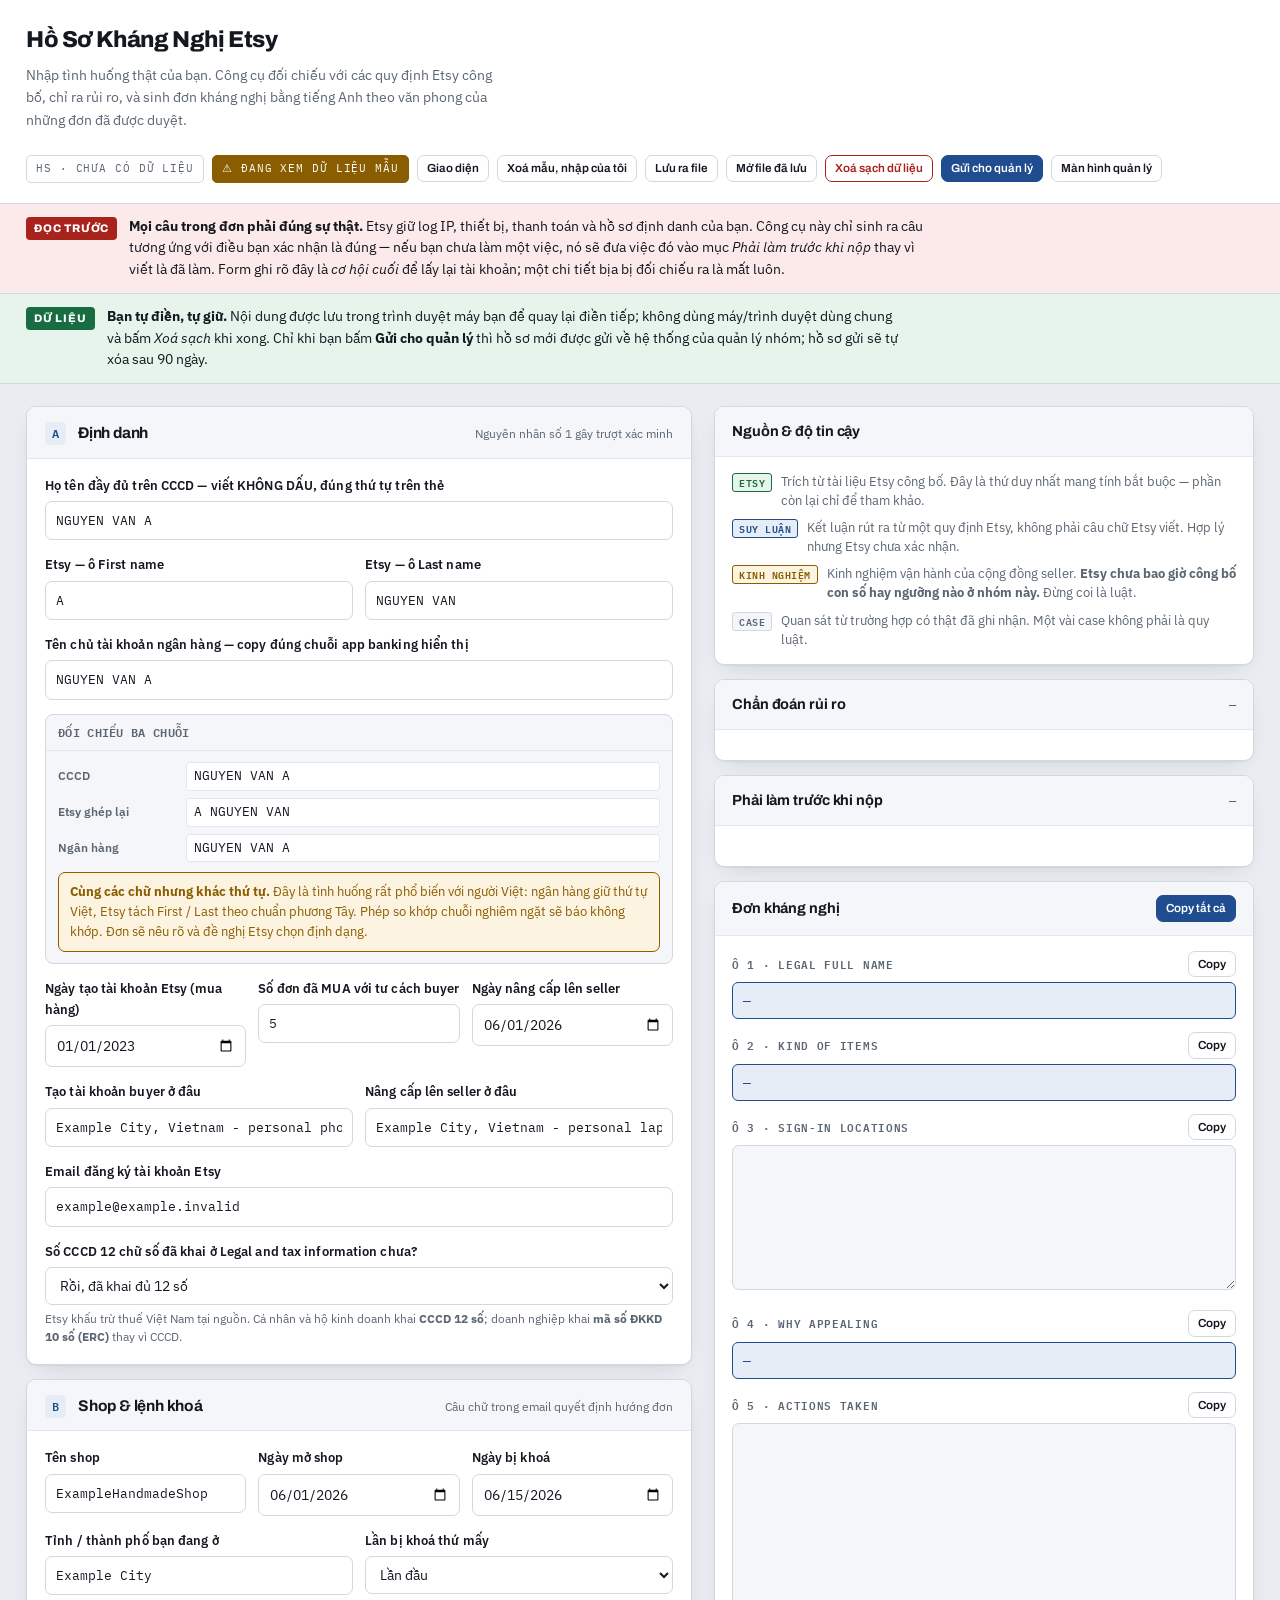
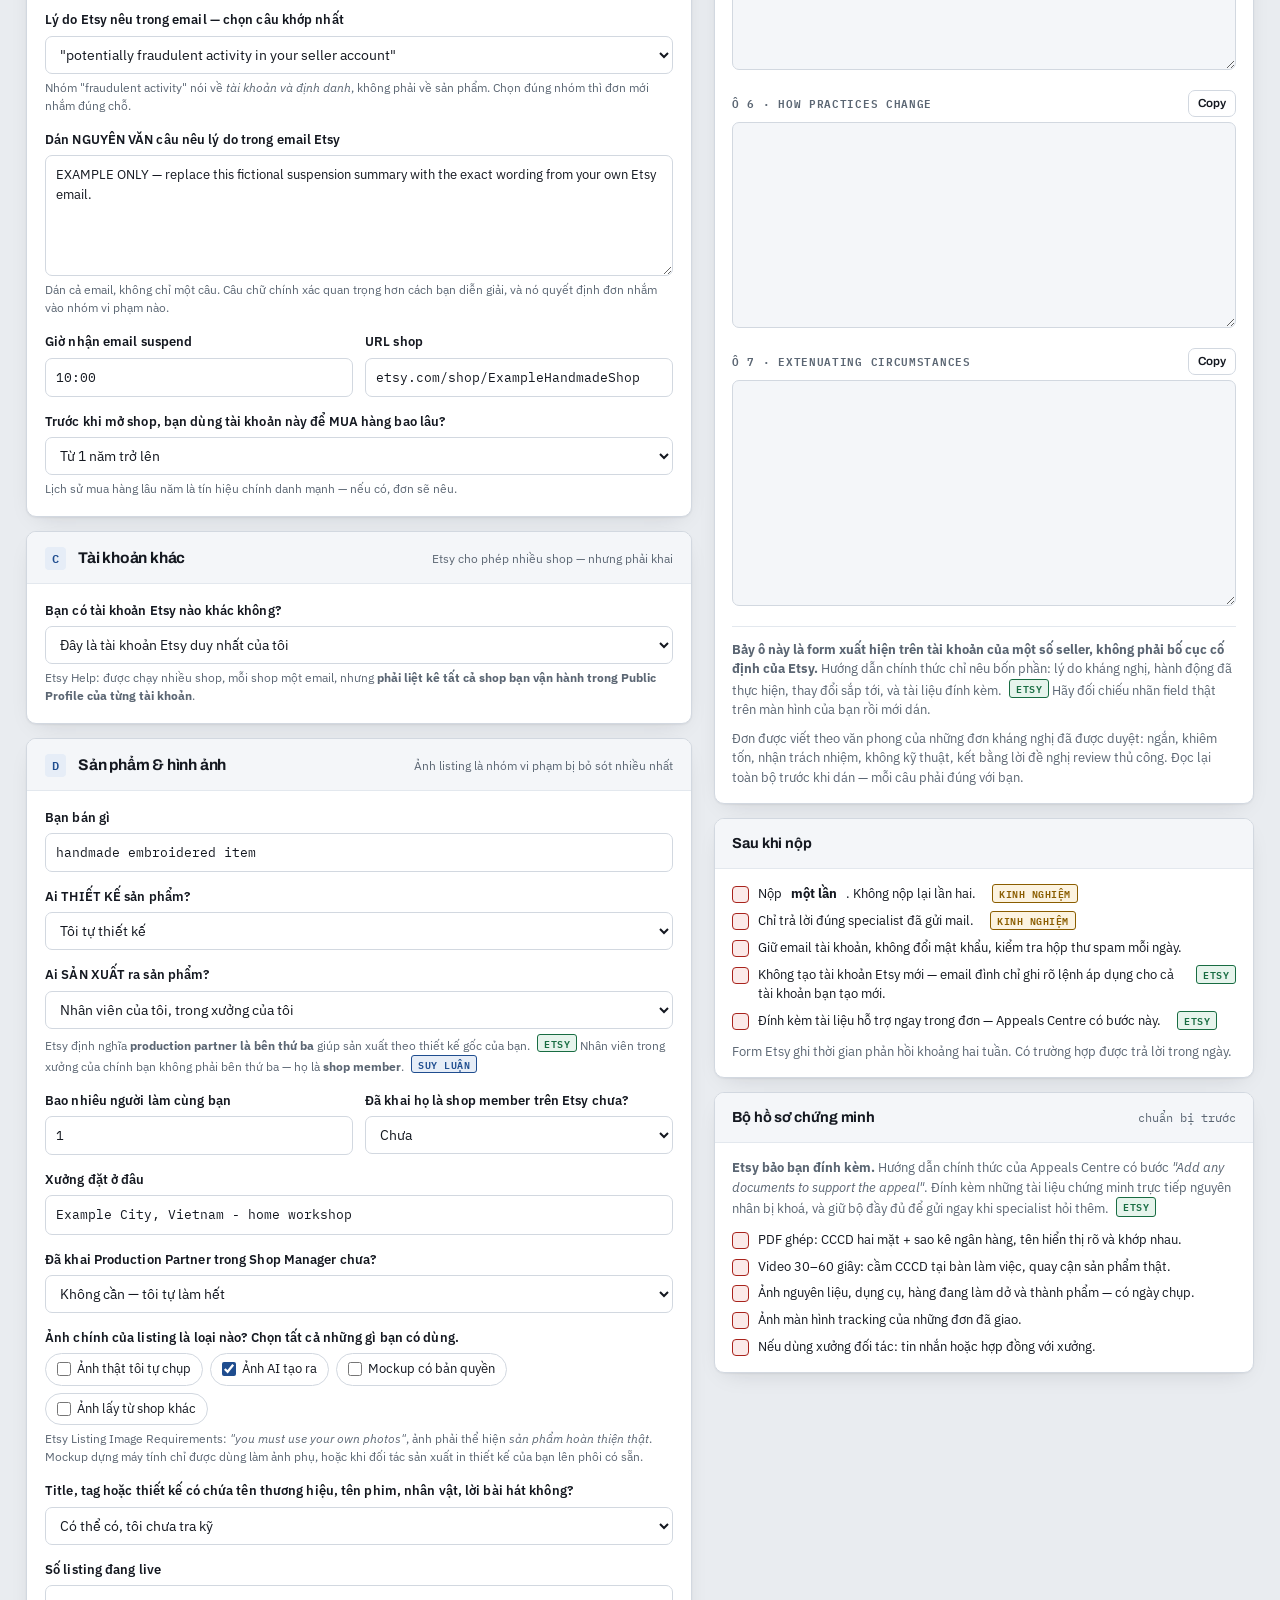
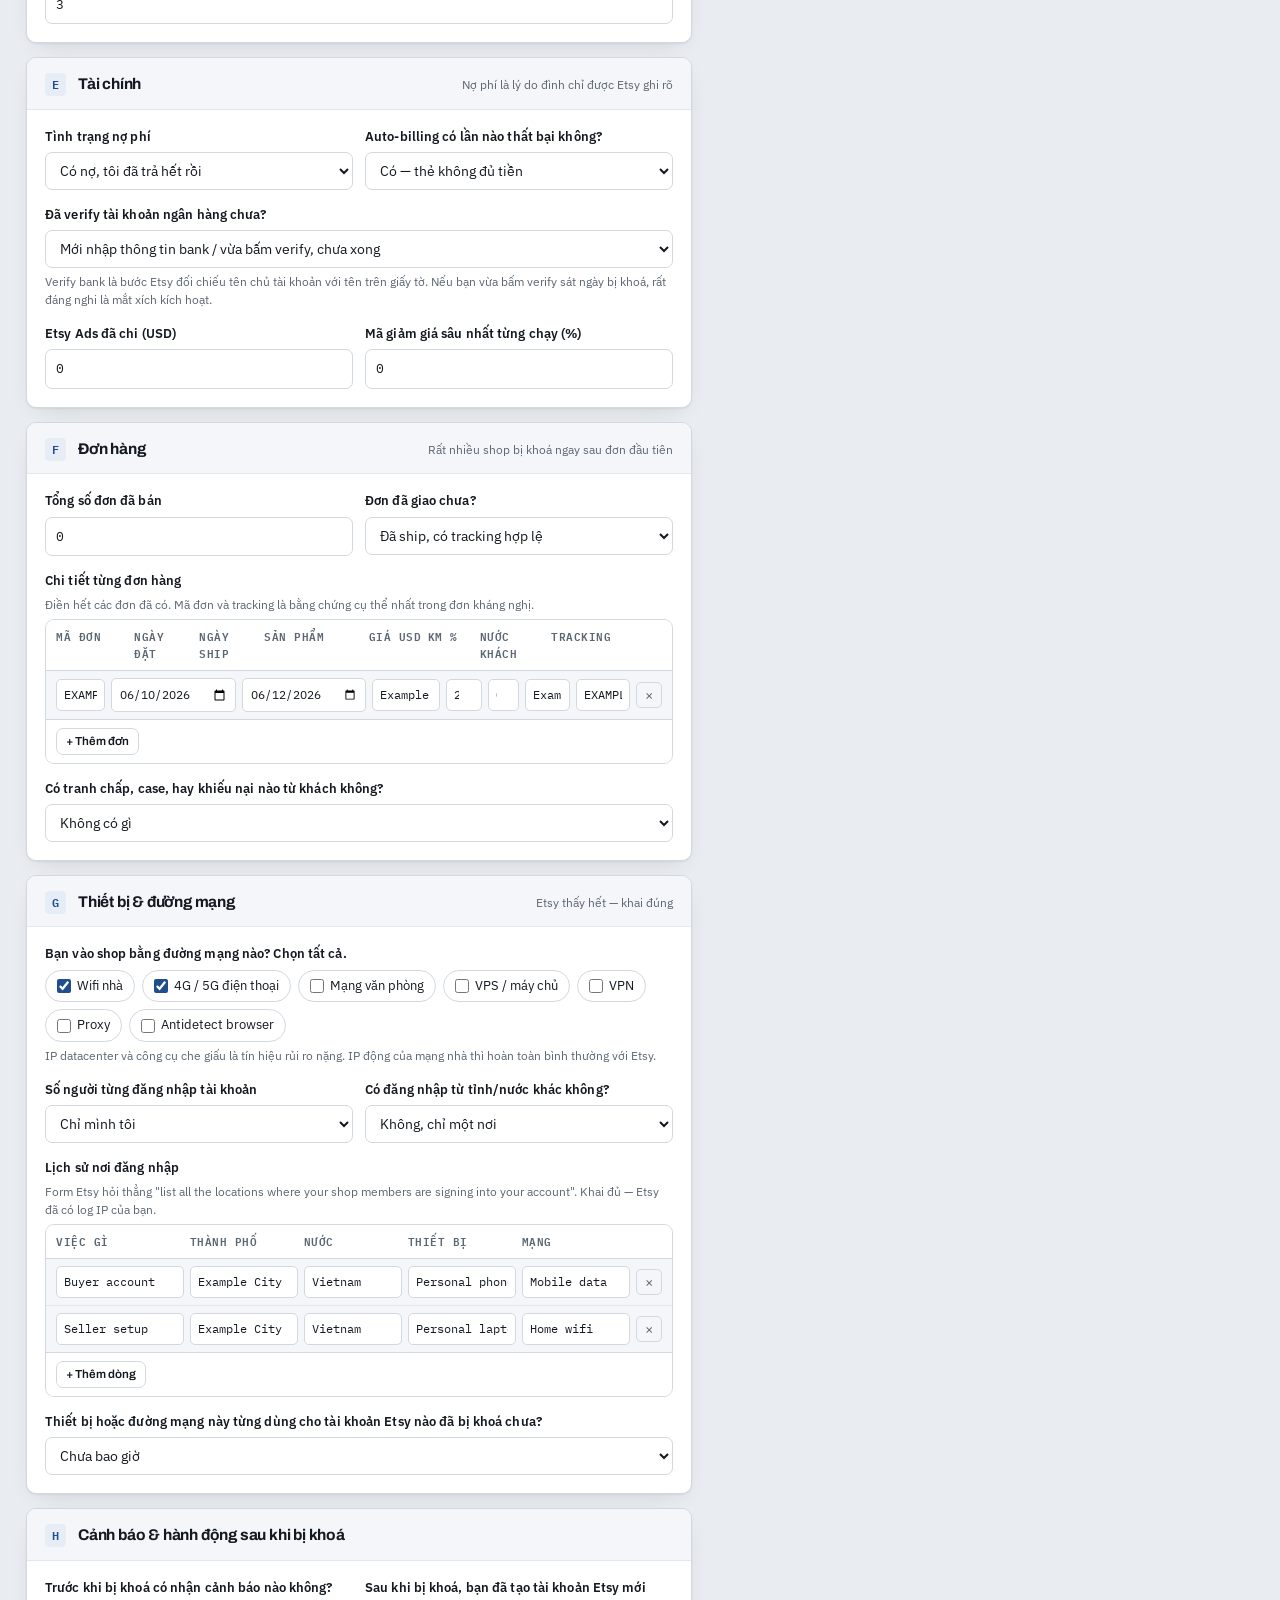
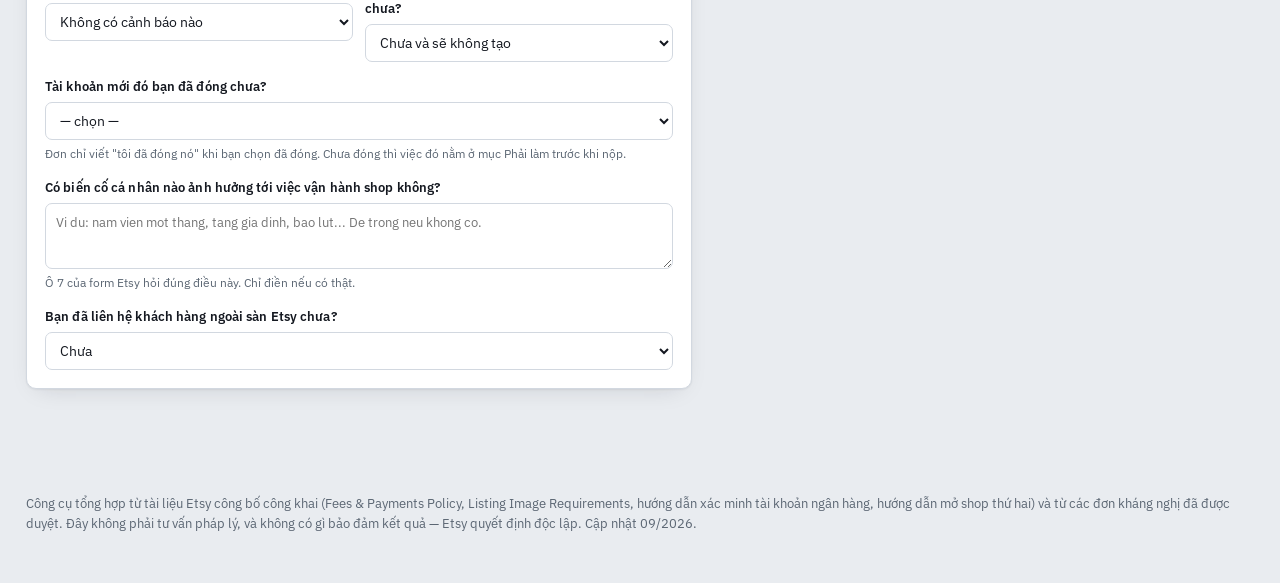
<file: Etsy_Appeal_System_hardened/public/index.html>
<!DOCTYPE html>
<html lang="vi">
<head>
<meta charset="UTF-8">
<meta name="viewport" content="width=device-width, initial-scale=1">
<title>Hồ Sơ Kháng Nghị Etsy</title>
<link rel="preconnect" href="https://fonts.googleapis.com">
<link rel="preconnect" href="https://fonts.gstatic.com" crossorigin>
<link rel="stylesheet" href="https://fonts.googleapis.com/css2?family=Archivo:wght@500;600;700;800&family=IBM+Plex+Mono:wght@400;500;600&family=IBM+Plex+Sans:wght@400;500;600&display=swap">
<script src="https://challenges.cloudflare.com/turnstile/v0/api.js?render=explicit" async defer></script>
<style>
:root{
  --bg:#e9ecf0;
  --surface:#ffffff;
  --surface-2:#f4f6f9;
  --ink:#141820;
  --muted:#5b6673;
  --line:#d2d8e0;
  --line-soft:#e3e8ee;
  --accent:#1f4d8f;
  --accent-soft:#e6edf7;
  --danger:#a8231c;
  --danger-soft:#fbeae9;
  --warn:#8a5d00;
  --warn-soft:#fcf3e0;
  --ok:#186c42;
  --ok-soft:#e6f4ec;
  --shadow:0 1px 2px rgba(20,24,32,.06),0 8px 24px -12px rgba(20,24,32,.18);
  --r:10px;
}
@media (prefers-color-scheme: dark){
  :root:not([data-theme="light"]){
    --bg:#0e1116;
    --surface:#171c24;
    --surface-2:#1e242e;
    --ink:#e6eaf0;
    --muted:#98a3b2;
    --line:#2c3441;
    --line-soft:#232a34;
    --accent:#7aa7e0;
    --accent-soft:#1a2739;
    --danger:#f0908a;
    --danger-soft:#2e1a1a;
    --warn:#e0b45f;
    --warn-soft:#2b2313;
    --ok:#6fcb9a;
    --ok-soft:#132a20;
    --shadow:0 1px 2px rgba(0,0,0,.4),0 10px 28px -14px rgba(0,0,0,.7);
  }
}
:root[data-theme="dark"]{
  --bg:#0e1116;
  --surface:#171c24;
  --surface-2:#1e242e;
  --ink:#e6eaf0;
  --muted:#98a3b2;
  --line:#2c3441;
  --line-soft:#232a34;
  --accent:#7aa7e0;
  --accent-soft:#1a2739;
  --danger:#f0908a;
  --danger-soft:#2e1a1a;
  --warn:#e0b45f;
  --warn-soft:#2b2313;
  --ok:#6fcb9a;
  --ok-soft:#132a20;
  --shadow:0 1px 2px rgba(0,0,0,.4),0 10px 28px -14px rgba(0,0,0,.7);
}

*{box-sizing:border-box}
html{-webkit-text-size-adjust:100%}
body{
  margin:0;background:var(--bg);color:var(--ink);
  font-family:"IBM Plex Sans",-apple-system,BlinkMacSystemFont,"Segoe UI",Roboto,sans-serif;
  font-size:15px;line-height:1.6;
}
h1,h2,h3,h4,.disp{font-family:Archivo,"IBM Plex Sans",sans-serif;text-wrap:balance}
code,kbd,.mono,textarea.out{font-family:"IBM Plex Mono",ui-monospace,Menlo,Consolas,monospace}

/* ---------- masthead ---------- */
.mast{
  background:var(--surface);border-bottom:1px solid var(--line);
}
.mast-in{max-width:1520px;margin:0 auto;padding:22px 26px 20px;
  display:flex;justify-content:space-between;align-items:flex-start;gap:24px;flex-wrap:wrap}
.mast h1{margin:0 0 5px;font-size:23px;font-weight:800;letter-spacing:-.4px}
.mast p{margin:0;color:var(--muted);font-size:14px;max-width:60ch}
.filecode{
  font-family:"IBM Plex Mono",monospace;font-size:11px;letter-spacing:.9px;
  text-transform:uppercase;color:var(--muted);
  border:1px solid var(--line);border-radius:5px;padding:4px 9px;white-space:nowrap;
}
.mast-actions{display:flex;gap:8px;align-items:center;flex-wrap:wrap}

/* ---------- alert bar ---------- */
.honesty{
  background:var(--danger-soft);border-bottom:1px solid var(--line);
  color:var(--ink);
}
.honesty-in{max-width:1520px;margin:0 auto;padding:12px 26px;display:flex;gap:12px;align-items:flex-start}
.honesty .mark{
  font-family:Archivo,sans-serif;font-weight:800;font-size:11px;letter-spacing:.8px;
  background:var(--danger);color:#fff;padding:3px 8px;border-radius:4px;white-space:nowrap;margin-top:1px
}
.honesty p{margin:0;font-size:13.6px;max-width:100ch}

/* ---------- layout ---------- */
.wrap{max-width:1520px;margin:0 auto;padding:22px 26px 90px;
  display:grid;grid-template-columns:minmax(0,1fr) minmax(0,540px);gap:22px;align-items:start}
@media(max-width:1140px){.wrap{grid-template-columns:1fr}}

/* ---------- form sections ---------- */
.sec{background:var(--surface);border:1px solid var(--line);border-radius:var(--r);
  margin-bottom:14px;box-shadow:var(--shadow);overflow:hidden}
.sec-h{display:flex;gap:12px;align-items:baseline;padding:14px 18px 12px;
  border-bottom:1px solid var(--line-soft);background:var(--surface-2)}
.sec-h .tag{font-family:"IBM Plex Mono",monospace;font-size:12px;font-weight:600;
  color:var(--accent);background:var(--accent-soft);padding:2px 7px;border-radius:4px}
.sec-h h2{margin:0;font-size:15.5px;font-weight:700;letter-spacing:-.2px}
.sec-h .hint{margin-left:auto;font-size:12.3px;color:var(--muted);text-align:right}
.sec-b{padding:16px 18px 18px;display:flex;flex-direction:column;gap:14px}

.f{display:flex;flex-direction:column;gap:5px}
.f>label{font-size:13.2px;font-weight:600;letter-spacing:.1px}
.f .sub{font-size:12.4px;color:var(--muted);line-height:1.45}
.row{display:grid;grid-template-columns:1fr 1fr;gap:12px}
.row3{display:grid;grid-template-columns:1fr 1fr 1fr;gap:12px}
@media(max-width:640px){.row,.row3{grid-template-columns:1fr}}

input[type=text],input[type=number],input[type=date],select,textarea{
  width:100%;padding:8px 10px;border:1px solid var(--line);border-radius:7px;
  background:var(--surface);color:var(--ink);font:inherit;font-size:14px;
}
input[type=text],input[type=number]{font-family:"IBM Plex Mono",monospace;font-size:13.4px}
textarea{font-size:13.4px;line-height:1.55;resize:vertical;min-height:66px}
input:focus-visible,select:focus-visible,textarea:focus-visible,button:focus-visible{
  outline:2px solid var(--accent);outline-offset:1px}
select{cursor:pointer}

.opts{display:flex;flex-wrap:wrap;gap:7px}
.opt{display:inline-flex;align-items:center;gap:6px;border:1px solid var(--line);
  border-radius:20px;padding:5px 11px;font-size:13px;cursor:pointer;background:var(--surface);user-select:none}
.opt:hover{border-color:var(--accent)}
.opt input{accent-color:var(--accent);width:14px;height:14px;margin:0;cursor:pointer}
.opt.on{background:var(--accent-soft);border-color:var(--accent);font-weight:600}
.opt.on-bad{background:var(--danger-soft);border-color:var(--danger);color:var(--danger);font-weight:600}

.namecmp{border:1px solid var(--line);border-radius:8px;overflow:hidden;background:var(--surface-2)}
.namecmp .hd{padding:8px 12px;font-size:12.2px;font-weight:600;color:var(--muted);
  border-bottom:1px solid var(--line-soft);letter-spacing:.3px;text-transform:uppercase;
  font-family:"IBM Plex Mono",monospace}
.namecmp .bd{padding:11px 12px;display:flex;flex-direction:column;gap:7px}
.nrow{display:grid;grid-template-columns:118px 1fr;gap:10px;align-items:center;font-size:13px}
.nrow b{color:var(--muted);font-weight:600;font-size:12.4px}
.nval{font-family:"IBM Plex Mono",monospace;font-size:13px;padding:3px 7px;border-radius:4px;
  background:var(--surface);border:1px solid var(--line-soft);overflow-x:auto;white-space:nowrap}
.verdict{margin-top:3px;padding:9px 11px;border-radius:7px;font-size:13.2px;line-height:1.5}
.verdict.ok{background:var(--ok-soft);color:var(--ok);border:1px solid var(--ok)}
.verdict.warn{background:var(--warn-soft);color:var(--warn);border:1px solid var(--warn)}
.verdict.bad{background:var(--danger-soft);color:var(--danger);border:1px solid var(--danger)}
.verdict.idle{background:var(--surface);color:var(--muted);border:1px dashed var(--line)}

/* ---------- right panel ---------- */
.panel{position:sticky;top:18px;display:flex;flex-direction:column;gap:14px}
@media(max-width:1140px){.panel{position:static}}
.card{background:var(--surface);border:1px solid var(--line);border-radius:var(--r);
  box-shadow:var(--shadow);overflow:hidden}
.card-h{padding:13px 17px;border-bottom:1px solid var(--line-soft);background:var(--surface-2);
  display:flex;align-items:center;gap:10px}
.card-h h3{margin:0;font-size:14.5px;font-weight:700;letter-spacing:-.1px}
.card-h .n{margin-left:auto;font-family:"IBM Plex Mono",monospace;font-size:12px;color:var(--muted)}
.card-b{padding:15px 17px}

/* diagnosis list */
.dx{display:flex;flex-direction:column;gap:9px}
.dxi{display:grid;grid-template-columns:4px 1fr;gap:11px;align-items:stretch}
.dxi .stripe{border-radius:2px}
.dxi.crit .stripe{background:var(--danger)}
.dxi.warn .stripe{background:var(--warn)}
.dxi.info .stripe{background:var(--accent)}
.dxi.good .stripe{background:var(--ok)}
.dxb strong{display:block;font-size:13.6px;font-weight:600;margin-bottom:2px;font-family:Archivo,sans-serif}
.dxb span{font-size:12.9px;color:var(--muted);line-height:1.5}
.src{display:inline-block;font-family:"IBM Plex Mono",monospace;font-size:10px;font-weight:600;
  letter-spacing:.5px;padding:1px 6px;border-radius:3px;margin-left:7px;vertical-align:2px;text-transform:uppercase}
.src.etsy{background:var(--ok-soft);color:var(--ok);border:1px solid var(--ok)}
.src.infer{background:var(--accent-soft);color:var(--accent);border:1px solid var(--accent)}
.src.heur{background:var(--warn-soft);color:var(--warn);border:1px solid var(--warn)}
.src.case{background:var(--surface-2);color:var(--muted);border:1px solid var(--line)}
.tbl{border:1px solid var(--line);border-radius:9px;overflow:hidden;background:var(--surface-2)}
.tbl-h{display:grid;gap:6px;padding:8px 10px;background:var(--surface);border-bottom:1px solid var(--line);
  font-family:"IBM Plex Mono",monospace;font-size:10.6px;text-transform:uppercase;letter-spacing:.5px;color:var(--muted);font-weight:600}
.tbl-r{display:grid;gap:6px;padding:7px 10px;border-bottom:1px solid var(--line-soft);align-items:center}
.tbl-r:last-child{border-bottom:none}
.tbl-r input,.tbl-r select{padding:5px 7px;font-size:12.4px;border-radius:5px}
.tbl-empty{padding:13px;text-align:center;color:var(--muted);font-size:12.8px}
.tbl-foot{padding:8px 10px;background:var(--surface);border-top:1px solid var(--line);display:flex;gap:7px}
.xbtn{background:none;border:1px solid var(--line);border-radius:5px;color:var(--muted);
  width:26px;height:26px;line-height:1;font-size:14px;padding:0;flex:none}
.xbtn:hover{border-color:var(--danger);color:var(--danger)}
.gO{grid-template-columns:1.1fr .9fr .9fr 1.5fr .8fr .7fr 1fr 1.2fr 26px}
.gP{grid-template-columns:1.3fr 1.1fr 1fr 1.1fr 1.1fr 26px}
@media(max-width:900px){.gO,.gP{grid-template-columns:1fr}.tbl-h{display:none}
  .tbl-r{border-bottom:2px solid var(--line);padding:10px}}
.mrow{display:grid;grid-template-columns:1fr auto;gap:10px;align-items:center;
  padding:9px 11px;border:1px solid var(--line);border-radius:8px;margin-bottom:6px;background:var(--surface-2)}
.mrow b{font-size:13.4px;font-family:Archivo,sans-serif;display:block}
.mrow small{font-size:12.2px;color:var(--muted);font-family:"IBM Plex Mono",monospace}
.legend{display:flex;flex-direction:column;gap:8px}
.legend div{display:flex;gap:9px;align-items:flex-start;font-size:12.7px;line-height:1.5;color:var(--muted)}
.legend .src{margin-left:0;flex:none;margin-top:1px}
.dxi.crit .dxb strong{color:var(--danger)}
.dxi.warn .dxb strong{color:var(--warn)}
.dxi.good .dxb strong{color:var(--ok)}
.empty{color:var(--muted);font-size:13.2px;padding:6px 0}

/* must-do */
.todo{list-style:none;margin:0;padding:0;display:flex;flex-direction:column;gap:8px}
.todo li{display:flex;gap:9px;align-items:flex-start;font-size:13.3px;line-height:1.5}
.todo li::before{content:"";flex:none;width:15px;height:15px;margin-top:2px;border-radius:4px;
  border:1.5px solid var(--danger);background:var(--danger-soft)}

/* output */
.outblock{margin-bottom:13px}
.outlab{display:flex;align-items:center;gap:8px;margin-bottom:5px}
.outlab .k{font-family:"IBM Plex Mono",monospace;font-size:11.4px;font-weight:600;
  text-transform:uppercase;letter-spacing:.7px;color:var(--muted)}
.outlab button{margin-left:auto}
textarea.out{width:100%;border:1px solid var(--line);border-radius:7px;padding:10px 11px;
  background:var(--surface-2);color:var(--ink);font-size:12.4px;line-height:1.65;min-height:60px}
.pick{background:var(--accent-soft);border:1px solid var(--accent);color:var(--accent);
  border-radius:6px;padding:7px 10px;font-size:13px;font-weight:600;font-family:"IBM Plex Mono",monospace}

button{font:inherit;cursor:pointer}
.btn{background:var(--accent);color:#fff;border:1px solid var(--accent);border-radius:7px;
  padding:7px 14px;font-size:13.2px;font-weight:600;font-family:Archivo,sans-serif}
.btn:hover{filter:brightness(1.1)}
.btn.ghost{background:transparent;color:var(--ink);border-color:var(--line)}
.btn.ghost:hover{border-color:var(--accent);color:var(--accent);filter:none}
.btn.sm{padding:3px 9px;font-size:11.7px}
.btn.ok{background:var(--ok);border-color:var(--ok)}

.note{font-size:12.6px;color:var(--muted);line-height:1.55;margin:0}
.divider{height:1px;background:var(--line-soft);margin:4px 0}
.pillrow{display:flex;gap:6px;flex-wrap:wrap;margin-top:2px}
.pill{font-size:11.6px;padding:2px 8px;border-radius:20px;border:1px solid var(--line);
  color:var(--muted);font-family:"IBM Plex Mono",monospace}
.pill.on{background:var(--ok-soft);border-color:var(--ok);color:var(--ok)}
.pill.off{background:var(--danger-soft);border-color:var(--danger);color:var(--danger)}

footer{max-width:1520px;margin:0 auto;padding:0 26px 50px;color:var(--muted);font-size:12.5px;line-height:1.6}
@media (prefers-reduced-motion:reduce){*{transition:none!important;animation:none!important}}
</style>
</head>
<body>

<header class="mast">
  <div class="mast-in">
    <div>
      <h1>Hồ Sơ Kháng Nghị Etsy</h1>
      <p>Nhập tình huống thật của bạn. Công cụ đối chiếu với các quy định Etsy công bố, chỉ ra rủi ro, và sinh đơn kháng nghị bằng tiếng Anh theo văn phong của những đơn đã được duyệt.</p>
    </div>
    <div class="mast-actions">
      <span class="filecode" id="filecode">HS · CHƯA CÓ DỮ LIỆU</span>
      <span class="filecode" id="seedFlag" style="background:var(--warn);color:#fff;border-color:var(--warn)">⚠ ĐANG XEM DỮ LIỆU MẪU</span>
      <button class="btn ghost sm" id="themeBtn" type="button">Giao diện</button>
      <button class="btn ghost sm" id="clearBtn" type="button">Xoá mẫu, nhập của tôi</button>
      <button class="btn ghost sm" id="exportBtn" type="button">Lưu ra file</button>
      <button class="btn ghost sm" id="importBtn" type="button">Mở file đã lưu</button>
      <button class="btn ghost sm" id="wipeBtn" type="button" style="border-color:var(--danger);color:var(--danger)">Xoá sạch dữ liệu</button>
      <input type="file" id="importFile" accept="application/json" hidden>
      <button class="btn sm" id="sendBtn" type="button">Gửi cho quản lý</button>
      <button class="btn ghost sm" id="masterBtn" type="button">Màn hình quản lý</button>
    </div>
  </div>
</header>

<div class="honesty">
  <div class="honesty-in">
    <span class="mark">ĐỌC TRƯỚC</span>
    <p><strong>Mọi câu trong đơn phải đúng sự thật.</strong> Etsy giữ log IP, thiết bị, thanh toán và hồ sơ định danh của bạn. Công cụ này chỉ sinh ra câu tương ứng với điều bạn xác nhận là đúng — nếu bạn chưa làm một việc, nó sẽ đưa việc đó vào mục <em>Phải làm trước khi nộp</em> thay vì viết là đã làm. Form ghi rõ đây là <em>cơ hội cuối</em> để lấy lại tài khoản; một chi tiết bịa bị đối chiếu ra là mất luôn.</p>
  </div>
</div>

<div class="honesty" style="background:var(--ok-soft)">
  <div class="honesty-in">
    <span class="mark" style="background:var(--ok)">DỮ LIỆU</span>
    <p><strong>Bạn tự điền, tự giữ.</strong> Nội dung được lưu trong trình duyệt máy bạn để quay lại điền tiếp; không dùng máy/trình duyệt dùng chung và bấm <em>Xoá sạch</em> khi xong. Chỉ khi bạn bấm <strong>Gửi cho quản lý</strong> thì hồ sơ mới được gửi về hệ thống của quản lý nhóm; hồ sơ gửi sẽ tự xóa sau 90 ngày. <span id="saveState" style="font-weight:600"></span></p>
  </div>
</div>

<div class="wrap">

<!-- ================= FORM ================= -->
<div>

  <section class="sec">
    <div class="sec-h"><span class="tag">A</span><h2>Định danh</h2>
      <span class="hint">Nguyên nhân số 1 gây trượt xác minh</span></div>
    <div class="sec-b">
      <div class="f">
        <label for="a1">Họ tên đầy đủ trên CCCD — viết KHÔNG DẤU, đúng thứ tự trên thẻ</label>
        <input type="text" id="a1" placeholder="NGUYEN VAN A">
      </div>
      <div class="row">
        <div class="f"><label for="a2">Etsy — ô First name</label><input type="text" id="a2" placeholder="NGA"></div>
        <div class="f"><label for="a3">Etsy — ô Last name</label><input type="text" id="a3" placeholder="NGUYEN VAN"></div>
      </div>
      <div class="f">
        <label for="a4">Tên chủ tài khoản ngân hàng — copy đúng chuỗi app banking hiển thị</label>
        <input type="text" id="a4" placeholder="NGUYEN VAN A">
      </div>

      <div class="namecmp">
        <div class="hd">Đối chiếu ba chuỗi</div>
        <div class="bd">
          <div class="nrow"><b>CCCD</b><span class="nval" id="nv1">—</span></div>
          <div class="nrow"><b>Etsy ghép lại</b><span class="nval" id="nv2">—</span></div>
          <div class="nrow"><b>Ngân hàng</b><span class="nval" id="nv3">—</span></div>
          <div class="verdict idle" id="nverdict">Nhập đủ ba ô để đối chiếu.</div>
        </div>
      </div>

      <div class="row3">
        <div class="f"><label for="a7">Ngày tạo tài khoản Etsy (mua hàng)</label><input type="date" id="a7"></div>
        <div class="f"><label for="a8">Số đơn đã MUA với tư cách buyer</label><input type="number" id="a8" min="0" placeholder="12"></div>
        <div class="f"><label for="a9">Ngày nâng cấp lên seller</label><input type="date" id="a9"></div>
      </div>
      <div class="row">
        <div class="f"><label for="a10">Tạo tài khoản buyer ở đâu</label>
          <input type="text" id="a10" placeholder="Hue - dien thoai ca nhan - wifi nha"></div>
        <div class="f"><label for="a11">Nâng cấp lên seller ở đâu</label>
          <input type="text" id="a11" placeholder="Hue - laptop ca nhan - wifi nha"></div>
      </div>
      <div class="f">
        <label for="a12">Email đăng ký tài khoản Etsy</label>
        <input type="text" id="a12" placeholder="ten@gmail.com">
      </div>
      <div class="f">
        <label for="a5">Số CCCD 12 chữ số đã khai ở Legal and tax information chưa?</label>
        <select id="a5">
          <option value="">— chọn —</option>
          <option value="yes">Rồi, đã khai đủ 12 số</option>
          <option value="no">Chưa khai</option>
          <option value="unsure">Không nhớ / không xem được</option>
        </select>
        <span class="sub">Etsy khấu trừ thuế Việt Nam tại nguồn. Cá nhân và hộ kinh doanh khai <strong>CCCD 12 số</strong>; doanh nghiệp khai <strong>mã số ĐKKD 10 số (ERC)</strong> thay vì CCCD.</span>
      </div>
    </div>
  </section>

  <section class="sec">
    <div class="sec-h"><span class="tag">B</span><h2>Shop &amp; lệnh khoá</h2>
      <span class="hint">Câu chữ trong email quyết định hướng đơn</span></div>
    <div class="sec-b">
      <div class="row3">
        <div class="f"><label for="b1">Tên shop</label><input type="text" id="b1" placeholder="UtHandmade"></div>
        <div class="f"><label for="b2">Ngày mở shop</label><input type="date" id="b2"></div>
        <div class="f"><label for="b3">Ngày bị khoá</label><input type="date" id="b3"></div>
      </div>
      <div class="row">
        <div class="f"><label for="b4">Tỉnh / thành phố bạn đang ở</label><input type="text" id="b4" placeholder="Hue"></div>
        <div class="f"><label for="b5">Lần bị khoá thứ mấy</label>
          <select id="b5"><option value="1">Lần đầu</option><option value="2">Lần thứ hai trở lên</option></select></div>
      </div>
      <div class="f">
        <label for="b6">Lý do Etsy nêu trong email — chọn câu khớp nhất</label>
        <select id="b6">
          <option value="">— chọn —</option>
          <option value="fraud">"potentially fraudulent activity in your seller account"</option>
          <option value="handmade">Không đạt chính sách handmade / vintage / craft supply</option>
          <option value="ip">Vi phạm sở hữu trí tuệ / nhãn hiệu</option>
          <option value="fees">Nợ phí / số dư chưa thanh toán</option>
          <option value="none">Email không nêu lý do cụ thể</option>
          <option value="other">Lý do khác</option>
        </select>
        <span class="sub">Nhóm "fraudulent activity" nói về <em>tài khoản và định danh</em>, không phải về sản phẩm. Chọn đúng nhóm thì đơn mới nhắm đúng chỗ.</span>
      </div>
      <div class="f">
        <label for="b8">Dán NGUYÊN VĂN câu nêu lý do trong email Etsy</label>
        <textarea id="b8" rows="5" placeholder="Dan CA email suspend vao day, bao gom ca dong tieu de va ngay gio nhan."></textarea>
        <span class="sub">Dán cả email, không chỉ một câu. Câu chữ chính xác quan trọng hơn cách bạn diễn giải, và nó quyết định đơn nhắm vào nhóm vi phạm nào.</span>
      </div>
      <div class="row">
        <div class="f"><label for="b9">Giờ nhận email suspend</label><input type="text" id="b9" placeholder="15:39"></div>
        <div class="f"><label for="b10">URL shop</label><input type="text" id="b10" placeholder="etsy.com/shop/TenShop"></div>
      </div>
      <div class="f">
        <label for="b7">Trước khi mở shop, bạn dùng tài khoản này để MUA hàng bao lâu?</label>
        <select id="b7">
          <option value="">— chọn —</option>
          <option value="none">Không, tạo mới để bán luôn</option>
          <option value="short">Dưới 1 năm</option>
          <option value="long">Từ 1 năm trở lên</option>
        </select>
        <span class="sub">Lịch sử mua hàng lâu năm là tín hiệu chính danh mạnh — nếu có, đơn sẽ nêu.</span>
      </div>
    </div>
  </section>

  <section class="sec">
    <div class="sec-h"><span class="tag">C</span><h2>Tài khoản khác</h2>
      <span class="hint">Etsy cho phép nhiều shop — nhưng phải khai</span></div>
    <div class="sec-b">
      <div class="f">
        <label for="c1">Bạn có tài khoản Etsy nào khác không?</label>
        <select id="c1">
          <option value="">— chọn —</option>
          <option value="only">Đây là tài khoản Etsy duy nhất của tôi</option>
          <option value="declared">Có shop khác, đã khai trong Public Profile của từng shop</option>
          <option value="undeclared">Có shop khác, chưa khai</option>
        </select>
        <span class="sub">Etsy Help: được chạy nhiều shop, mỗi shop một email, nhưng <strong>phải liệt kê tất cả shop bạn vận hành trong Public Profile của từng tài khoản</strong>.</span>
      </div>
    </div>
  </section>

  <section class="sec">
    <div class="sec-h"><span class="tag">D</span><h2>Sản phẩm &amp; hình ảnh</h2>
      <span class="hint">Ảnh listing là nhóm vi phạm bị bỏ sót nhiều nhất</span></div>
    <div class="sec-b">
      <div class="f"><label for="d1">Bạn bán gì</label>
        <input type="text" id="d1" placeholder="Ao ni theu tay, qua tang ca nhan hoa"></div>
      <div class="f">
        <label for="d7">Ai THIẾT KẾ sản phẩm?</label>
        <select id="d7">
          <option value="">— chọn —</option>
          <option value="me">Tôi tự thiết kế</option>
          <option value="hired">Tôi thuê designer làm theo yêu cầu của tôi</option>
          <option value="bought">Tôi mua file design có sẵn</option>
          <option value="none">Tôi không thiết kế gì</option>
        </select>
      </div>
      <div class="f">
        <label for="d2">Ai SẢN XUẤT ra sản phẩm?</label>
        <select id="d2">
          <option value="">— chọn —</option>
          <option value="self">Chỉ mình tôi làm, không ai khác</option>
          <option value="staff">Nhân viên của tôi, trong xưởng của tôi</option>
          <option value="partner">Xưởng bên ngoài sản xuất cho tôi</option>
          <option value="both">Vừa xưởng của tôi vừa thuê ngoài</option>
          <option value="resell">Mua hàng có sẵn về bán lại</option>
          <option value="dropship">Dropship theo listing của nơi khác</option>
        </select>
        <span class="sub">Etsy định nghĩa <strong>production partner là bên thứ ba</strong> giúp sản xuất theo thiết kế gốc của bạn.<span class="src etsy">Etsy</span> Nhân viên trong xưởng của chính bạn không phải bên thứ ba — họ là <strong>shop member</strong>.<span class="src infer">Suy luận</span></span>
      </div>
      <div class="row" id="staffRow" hidden>
        <div class="f"><label for="d9">Bao nhiêu người làm cùng bạn</label>
          <input type="number" id="d9" min="0" placeholder="2"></div>
        <div class="f"><label for="d11">Đã khai họ là shop member trên Etsy chưa?</label>
          <select id="d11"><option value="">— chọn —</option>
            <option value="yes">Rồi</option>
            <option value="no">Chưa</option></select></div>
      </div>
      <div class="f" id="wsRow" hidden>
        <label for="d10">Xưởng đặt ở đâu</label>
        <input type="text" id="d10" placeholder="Hue, Vietnam - xuong tai nha">
      </div>
      <div class="f">
        <label for="d3">Đã khai Production Partner trong Shop Manager chưa?</label>
        <select id="d3">
          <option value="">— chọn —</option>
          <option value="yes">Rồi, và đã gắn vào từng listing</option>
          <option value="no">Chưa khai</option>
          <option value="na">Không cần — tôi tự làm hết</option>
        </select>
      </div>
      <div class="f">
        <label>Ảnh chính của listing là loại nào? Chọn tất cả những gì bạn có dùng.</label>
        <div class="opts" id="d4">
          <label class="opt"><input type="checkbox" value="real"> Ảnh thật tôi tự chụp</label>
          <label class="opt"><input type="checkbox" value="ai"> Ảnh AI tạo ra</label>
          <label class="opt"><input type="checkbox" value="licensed"> Mockup có bản quyền</label>
          <label class="opt"><input type="checkbox" value="stolen"> Ảnh lấy từ shop khác</label>
        </div>
        <span class="sub">Etsy Listing Image Requirements: <em>"you must use your own photos"</em>, ảnh phải thể hiện <em>sản phẩm hoàn thiện thật</em>. Mockup dựng máy tính chỉ được dùng làm ảnh phụ, hoặc khi đối tác sản xuất in thiết kế của bạn lên phôi có sẵn.</span>
      </div>
      <div class="f">
        <label for="d5">Title, tag hoặc thiết kế có chứa tên thương hiệu, tên phim, nhân vật, lời bài hát không?</label>
        <select id="d5">
          <option value="">— chọn —</option>
          <option value="no">Không, tất cả đều do tôi tự đặt</option>
          <option value="maybe">Có thể có, tôi chưa tra kỹ</option>
          <option value="yes">Có</option>
        </select>
      </div>
      <div class="f"><label for="d6">Số listing đang live</label><input type="number" id="d6" min="0" placeholder="101"></div>
    </div>
  </section>

  <section class="sec">
    <div class="sec-h"><span class="tag">E</span><h2>Tài chính</h2>
      <span class="hint">Nợ phí là lý do đình chỉ được Etsy ghi rõ</span></div>
    <div class="sec-b">
      <div class="row">
        <div class="f">
          <label for="e1">Tình trạng nợ phí</label>
          <select id="e1">
            <option value="">— chọn —</option>
            <option value="none">Không nợ gì</option>
            <option value="paid">Có nợ, tôi đã trả hết rồi</option>
            <option value="unpaid">Có nợ, chưa trả</option>
            <option value="cant">Có nợ, không trả được vì bị khoá</option>
          </select>
        </div>
        <div class="f">
          <label for="e2">Auto-billing có lần nào thất bại không?</label>
          <select id="e2">
            <option value="">— chọn —</option>
            <option value="no">Không</option>
            <option value="funds">Có — thẻ không đủ tiền</option>
            <option value="card">Có — thẻ lỗi / hết hạn / chưa mở thanh toán quốc tế</option>
          </select>
        </div>
      </div>
      <div class="f">
        <label for="e3">Đã verify tài khoản ngân hàng chưa?</label>
        <select id="e3">
          <option value="">— chọn —</option>
          <option value="done">Đã verify XONG — đã nhập số tiền test, Etsy xác nhận</option>
          <option value="submitted">Mới nhập thông tin bank / vừa bấm verify, chưa xong</option>
          <option value="never">Chưa nhập thông tin ngân hàng</option>
        </select>
        <span class="sub">Verify bank là bước Etsy đối chiếu tên chủ tài khoản với tên trên giấy tờ. Nếu bạn vừa bấm verify sát ngày bị khoá, rất đáng nghi là mắt xích kích hoạt.</span>
      </div>
      <div class="row">
        <div class="f"><label for="e4">Etsy Ads đã chi (USD)</label><input type="number" id="e4" min="0" step="1" placeholder="36"></div>
        <div class="f"><label for="e5">Mã giảm giá sâu nhất từng chạy (%)</label><input type="number" id="e5" min="0" max="100" placeholder="20"></div>
      </div>
    </div>
  </section>

  <section class="sec">
    <div class="sec-h"><span class="tag">F</span><h2>Đơn hàng</h2>
      <span class="hint">Rất nhiều shop bị khoá ngay sau đơn đầu tiên</span></div>
    <div class="sec-b">
      <div class="row">
        <div class="f"><label for="f1">Tổng số đơn đã bán</label><input type="number" id="f1" min="0" placeholder="1"></div>
        <div class="f">
          <label for="f2">Đơn đã giao chưa?</label>
          <select id="f2">
            <option value="">— chọn —</option>
            <option value="shipped">Đã ship, có tracking hợp lệ</option>
            <option value="noship">Chưa ship được vì bị khoá</option>
            <option value="notrack">Đã ship nhưng không có tracking</option>
            <option value="na">Chưa có đơn nào</option>
          </select>
        </div>
      </div>
      <div class="f">
        <label>Chi tiết từng đơn hàng</label>
        <span class="sub">Điền hết các đơn đã có. Mã đơn và tracking là bằng chứng cụ thể nhất trong đơn kháng nghị.</span>
        <div class="tbl">
          <div class="tbl-h gO"><span>Mã đơn</span><span>Ngày đặt</span><span>Ngày ship</span><span>Sản phẩm</span><span>Giá USD</span><span>KM %</span><span>Nước khách</span><span>Tracking</span><span></span></div>
          <div id="ordRows"></div>
          <div class="tbl-foot"><button class="btn ghost sm" id="addOrd" type="button">+ Thêm đơn</button></div>
        </div>
      </div>
      <div class="f">
        <label for="f3">Có tranh chấp, case, hay khiếu nại nào từ khách không?</label>
        <select id="f3">
          <option value="">— chọn —</option>
          <option value="no">Không có gì</option>
          <option value="yes">Có</option>
        </select>
      </div>
    </div>
  </section>

  <section class="sec">
    <div class="sec-h"><span class="tag">G</span><h2>Thiết bị &amp; đường mạng</h2>
      <span class="hint">Etsy thấy hết — khai đúng</span></div>
    <div class="sec-b">
      <div class="f">
        <label>Bạn vào shop bằng đường mạng nào? Chọn tất cả.</label>
        <div class="opts" id="g1">
          <label class="opt"><input type="checkbox" value="home"> Wifi nhà</label>
          <label class="opt"><input type="checkbox" value="mobile"> 4G / 5G điện thoại</label>
          <label class="opt"><input type="checkbox" value="office"> Mạng văn phòng</label>
          <label class="opt"><input type="checkbox" value="vps"> VPS / máy chủ</label>
          <label class="opt"><input type="checkbox" value="vpn"> VPN</label>
          <label class="opt"><input type="checkbox" value="proxy"> Proxy</label>
          <label class="opt"><input type="checkbox" value="anti"> Antidetect browser</label>
        </div>
        <span class="sub">IP datacenter và công cụ che giấu là tín hiệu rủi ro nặng. IP động của mạng nhà thì hoàn toàn bình thường với Etsy.</span>
      </div>
      <div class="row">
        <div class="f"><label for="g2">Số người từng đăng nhập tài khoản</label>
          <select id="g2"><option value="">— chọn —</option>
            <option value="1">Chỉ mình tôi</option>
            <option value="2">Từ 2 người trở lên</option></select></div>
        <div class="f"><label for="g3">Có đăng nhập từ tỉnh/nước khác không?</label>
          <select id="g3"><option value="">— chọn —</option>
            <option value="no">Không, chỉ một nơi</option>
            <option value="cities">Có, vài tỉnh trong nước</option>
            <option value="abroad">Có, từ nước ngoài</option></select></div>
      </div>
      <div class="f">
        <label>Lịch sử nơi đăng nhập</label>
        <span class="sub">Form Etsy hỏi thẳng "list all the locations where your shop members are signing into your account". Khai đủ — Etsy đã có log IP của bạn.</span>
        <div class="tbl">
          <div class="tbl-h gP"><span>Việc gì</span><span>Thành phố</span><span>Nước</span><span>Thiết bị</span><span>Mạng</span><span></span></div>
          <div id="plcRows"></div>
          <div class="tbl-foot"><button class="btn ghost sm" id="addPlc" type="button">+ Thêm dòng</button></div>
        </div>
      </div>
      <div class="f">
        <label for="g4">Thiết bị hoặc đường mạng này từng dùng cho tài khoản Etsy nào đã bị khoá chưa?</label>
        <select id="g4">
          <option value="">— chọn —</option>
          <option value="no">Chưa bao giờ</option>
          <option value="yes">Có</option>
          <option value="unsure">Không chắc</option>
        </select>
      </div>
    </div>
  </section>

  <section class="sec">
    <div class="sec-h"><span class="tag">H</span><h2>Cảnh báo &amp; hành động sau khi bị khoá</h2></div>
    <div class="sec-b">
      <div class="row">
        <div class="f"><label for="h1">Trước khi bị khoá có nhận cảnh báo nào không?</label>
          <select id="h1"><option value="">— chọn —</option>
            <option value="no">Không có cảnh báo nào</option>
            <option value="yes">Có cảnh báo hoặc listing bị gỡ</option></select></div>
        <div class="f"><label for="h2">Sau khi bị khoá, bạn đã tạo tài khoản Etsy mới chưa?</label>
          <select id="h2"><option value="">— chọn —</option>
            <option value="no">Chưa và sẽ không tạo</option>
            <option value="yes">Đã tạo rồi</option></select></div>
      </div>
      <div class="f" id="h2bWrap" hidden>
        <label for="h2b">Tài khoản mới đó bạn đã đóng chưa?</label>
        <select id="h2b">
          <option value="">— chọn —</option>
          <option value="closed">Đã đóng rồi</option>
          <option value="open">Chưa đóng, vẫn còn</option>
        </select>
        <span class="sub">Đơn chỉ viết "tôi đã đóng nó" khi bạn chọn đã đóng. Chưa đóng thì việc đó nằm ở mục Phải làm trước khi nộp.</span>
      </div>
      <div class="f">
        <label for="i1">Có biến cố cá nhân nào ảnh hưởng tới việc vận hành shop không?</label>
        <textarea id="i1" rows="2" placeholder="Vi du: nam vien mot thang, tang gia dinh, bao lut... De trong neu khong co."></textarea>
        <span class="sub">Ô 7 của form Etsy hỏi đúng điều này. Chỉ điền nếu có thật.</span>
      </div>
      <div class="f">
        <label for="h3">Bạn đã liên hệ khách hàng ngoài sàn Etsy chưa?</label>
        <select id="h3">
          <option value="">— chọn —</option>
          <option value="no">Chưa</option>
          <option value="yes">Đã nhắn khách qua kênh ngoài</option>
        </select>
      </div>
    </div>
  </section>

</div>

<!-- ================= PANEL ================= -->
<aside class="panel">

  <div class="card">
    <div class="card-h"><h3>Nguồn &amp; độ tin cậy</h3></div>
    <div class="card-b">
      <div class="legend">
        <div><span class="src etsy">Etsy</span><span>Trích từ tài liệu Etsy công bố. Đây là thứ duy nhất mang tính bắt buộc — phần còn lại chỉ để tham khảo.</span></div>
        <div><span class="src infer">Suy luận</span><span>Kết luận rút ra từ một quy định Etsy, không phải câu chữ Etsy viết. Hợp lý nhưng Etsy chưa xác nhận.</span></div>
        <div><span class="src heur">Kinh nghiệm</span><span>Kinh nghiệm vận hành của cộng đồng seller. <strong>Etsy chưa bao giờ công bố con số hay ngưỡng nào ở nhóm này.</strong> Đừng coi là luật.</span></div>
        <div><span class="src case">Case</span><span>Quan sát từ trường hợp có thật đã ghi nhận. Một vài case không phải là quy luật.</span></div>
      </div>
    </div>
  </div>

  <div class="card">
    <div class="card-h"><h3>Chẩn đoán rủi ro</h3><span class="n" id="dxn">—</span></div>
    <div class="card-b"><div class="dx" id="dx"></div></div>
  </div>

  <div class="card">
    <div class="card-h"><h3>Phải làm trước khi nộp</h3><span class="n" id="todon">—</span></div>
    <div class="card-b">
      <ul class="todo" id="todo"></ul>
      <p class="note" id="todonote" style="margin-top:10px"></p>
    </div>
  </div>

  <div class="card" id="sendWrap" hidden>
    <div class="card-h"><h3>Gửi hồ sơ cho quản lý</h3></div>
    <div class="card-b">
      <div class="f" style="margin-bottom:10px">
        <label for="sName">Tên bạn (để quản lý biết hồ sơ của ai)</label>
        <input type="text" id="sName" placeholder="Nga">
      </div>
      <div class="f" style="margin-bottom:10px">
        <label for="sTeam">Mã nhóm</label>
        <input type="password" id="sTeam" autocomplete="off" placeholder="quản lý cung cấp">
      </div>
      <div class="f" style="margin-bottom:10px">
        <label class="opt"><input type="checkbox" id="sConsent"> Tôi đồng ý gửi hồ sơ cho quản lý.</label>
      </div>
      <div id="turnstileBox" style="margin-bottom:10px"></div>
      <p class="note" style="margin-bottom:10px">Hồ sơ có thể gồm thông tin định danh và ngân hàng. Chỉ gửi khi bạn được phép chia sẻ; hệ thống tự xoá hồ sơ sau 90 ngày. Mã nhóm không được lưu trên thiết bị này.</p>
      <div style="display:flex;gap:8px;flex-wrap:wrap">
        <button class="btn ok" id="doSend" type="button">Tôi đồng ý — gửi hồ sơ</button>
        <button class="btn ghost" id="cancelSend" type="button">Huỷ</button>
      </div>
      <p class="note" id="sendMsg" style="margin-top:10px"></p>
    </div>
  </div>

  <div class="card" id="masterWrap" hidden style="border-color:var(--accent);border-width:2px">
    <div class="card-h" style="background:var(--accent-soft)"><h3 style="color:var(--accent)">Màn hình quản lý</h3>
      <span class="n" id="mCount"></span></div>
    <div class="card-b">
      <div style="display:flex;gap:8px;margin-bottom:12px;flex-wrap:wrap">
        <input type="password" id="mKey" autocomplete="current-password" placeholder="Master key" style="flex:1;min-width:170px">
        <button class="btn" id="mLoad" type="button">Xem tất cả</button>
        <button class="btn ghost" id="mClose" type="button">Đóng</button>
      </div>
      <div id="mList"></div>
      <p class="note" id="mMsg" style="margin-top:9px"></p>
    </div>
  </div>

  <div class="card" id="exportWrap" hidden>
    <div class="card-h"><h3>Bản sao dữ liệu</h3>
      <button class="btn sm" id="copyJson" type="button" style="margin-left:auto">Copy</button></div>
    <div class="card-b">
      <p class="note" style="margin-bottom:8px">Nếu trình duyệt không tự tải file xuống, copy toàn bộ đoạn dưới và dán vào một file <code>.json</code> để giữ lại. Mở lại bằng nút <em>Mở file đã lưu</em>.</p>
      <textarea class="out" id="jsonOut" rows="7" readonly></textarea>
    </div>
  </div>

  <div class="card" id="blockWrap" hidden style="border-color:var(--danger);border-width:2px">
    <div class="card-h" style="background:var(--danger-soft)"><h3 style="color:var(--danger)">Dừng lại trước khi viết đơn</h3></div>
    <div class="card-b">
      <p class="note" style="color:var(--ink);font-size:13.4px">Bạn chọn mô hình <strong>resale hoặc dropship</strong>. Etsy Seller Policy không cho phép các mô hình này, trừ ngoại lệ cụ thể như craft supplies.<span class="src etsy">Etsy</span></p>
      <p class="note" style="margin-top:9px">Công cụ không sinh đơn “tôi đã tuân thủ” khi loại hàng chưa được xác minh là ngoại lệ hợp lệ. Rà soát nguồn hàng và cách khai báo trước. Nếu thực tế bạn có thiết kế riêng và chỉ dùng xưởng in, hãy chọn lại mục D cho đúng.</p>
    </div>
  </div>

  <div class="card">
    <div class="card-h"><h3>Đơn kháng nghị</h3>
      <button class="btn sm" id="copyAll" type="button" style="margin-left:auto">Copy tất cả</button></div>
    <div class="card-b">
      <div class="outblock">
        <div class="outlab"><span class="k">Ô 1 · Legal full name</span>
          <button class="btn ghost sm" data-copytext="o1">Copy</button></div>
        <div class="pick" id="o1">—</div>
      </div>
      <div class="outblock">
        <div class="outlab"><span class="k">Ô 2 · Kind of items</span>
          <button class="btn ghost sm" data-copytext="o2">Copy</button></div>
        <div class="pick" id="o2">—</div>
      </div>
      <div class="outblock">
        <div class="outlab"><span class="k">Ô 3 · Sign-in locations</span>
          <button class="btn ghost sm" data-copy="o3">Copy</button></div>
        <textarea class="out" id="o3" rows="6" readonly></textarea>
      </div>
      <div class="outblock">
        <div class="outlab"><span class="k">Ô 4 · Why appealing</span>
          <button class="btn ghost sm" data-copytext="o4">Copy</button></div>
        <div class="pick" id="o4">—</div>
        <div id="o4note" hidden style="margin-top:7px"></div>
      </div>
      <div class="outblock">
        <div class="outlab"><span class="k">Ô 5 · Actions taken</span>
          <button class="btn ghost sm" data-copy="o5">Copy</button></div>
        <textarea class="out" id="o5" rows="11" readonly></textarea>
      </div>
      <div class="outblock">
        <div class="outlab"><span class="k">Ô 6 · How practices change</span>
          <button class="btn ghost sm" data-copy="o6">Copy</button></div>
        <textarea class="out" id="o6" rows="9" readonly></textarea>
      </div>
      <div class="outblock">
        <div class="outlab"><span class="k">Ô 7 · Extenuating circumstances</span>
          <button class="btn ghost sm" data-copy="o7">Copy</button></div>
        <textarea class="out" id="o7" rows="10" readonly></textarea>
      </div>
      <div class="divider"></div>
      <div id="guard" hidden style="background:var(--danger-soft);border:1px solid var(--danger);color:var(--danger);border-radius:7px;padding:9px 11px;font-size:12.9px;line-height:1.5;margin-bottom:10px;font-weight:600"></div>
      <div class="pillrow" id="pills"></div>
      <p class="note" style="margin-top:9px"><strong>Bảy ô này là form xuất hiện trên tài khoản của một số seller, không phải bố cục cố định của Etsy.</strong> Hướng dẫn chính thức chỉ nêu bốn phần: lý do kháng nghị, hành động đã thực hiện, thay đổi sắp tới, và tài liệu đính kèm.<span class="src etsy">Etsy</span> Hãy đối chiếu nhãn field thật trên màn hình của bạn rồi mới dán.</p>
      <p class="note" style="margin-top:9px">Đơn được viết theo văn phong của những đơn kháng nghị đã được duyệt: ngắn, khiêm tốn, nhận trách nhiệm, không kỹ thuật, kết bằng lời đề nghị review thủ công. Đọc lại toàn bộ trước khi dán — mỗi câu phải đúng với bạn.</p>
    </div>
  </div>

  <div class="card">
    <div class="card-h"><h3>Sau khi nộp</h3></div>
    <div class="card-b">
      <ul class="todo" style="gap:7px">
        <li>Nộp <strong>một lần</strong>. Không nộp lại lần hai.<span class="src heur">Kinh nghiệm</span></li>
        <li>Chỉ trả lời đúng specialist đã gửi mail.<span class="src heur">Kinh nghiệm</span></li>
        <li>Giữ email tài khoản, không đổi mật khẩu, kiểm tra hộp thư spam mỗi ngày.</li>
        <li>Không tạo tài khoản Etsy mới — email đình chỉ ghi rõ lệnh áp dụng cho cả tài khoản bạn tạo mới.<span class="src etsy">Etsy</span></li>
        <li>Đính kèm tài liệu hỗ trợ ngay trong đơn — Appeals Centre có bước này.<span class="src etsy">Etsy</span></li>
      </ul>
      <p class="note" style="margin-top:11px">Form Etsy ghi thời gian phản hồi khoảng hai tuần. Có trường hợp được trả lời trong ngày.</p>
    </div>
  </div>

  <div class="card">
    <div class="card-h"><h3>Bộ hồ sơ chứng minh</h3><span class="n">chuẩn bị trước</span></div>
    <div class="card-b">
      <p class="note" style="margin-bottom:11px"><strong>Etsy bảo bạn đính kèm.</strong> Hướng dẫn chính thức của Appeals Centre có bước <em>"Add any documents to support the appeal"</em>. Đính kèm những tài liệu chứng minh trực tiếp nguyên nhân bị khoá, và giữ bộ đầy đủ để gửi ngay khi specialist hỏi thêm.<span class="src etsy">Etsy</span></p>
      <ul class="todo" style="gap:7px">
        <li>PDF ghép: CCCD hai mặt + sao kê ngân hàng, tên hiển thị rõ và khớp nhau.</li>
        <li>Video 30–60 giây: cầm CCCD tại bàn làm việc, quay cận sản phẩm thật.</li>
        <li>Ảnh nguyên liệu, dụng cụ, hàng đang làm dở và thành phẩm — có ngày chụp.</li>
        <li>Ảnh màn hình tracking của những đơn đã giao.</li>
        <li>Nếu dùng xưởng đối tác: tin nhắn hoặc hợp đồng với xưởng.</li>
      </ul>
    </div>
  </div>

</aside>
</div>

<footer>
  Công cụ tổng hợp từ tài liệu Etsy công bố công khai (Fees &amp; Payments Policy, Listing Image Requirements, hướng dẫn xác minh tài khoản ngân hàng, hướng dẫn mở shop thứ hai) và từ các đơn kháng nghị đã được duyệt. Đây không phải tư vấn pháp lý, và không có gì bảo đảm kết quả — Etsy quyết định độc lập. Cập nhật 09/2026.
</footer>

<script>
(function(){
"use strict";
var $=function(s){return document.querySelector(s)};
var $$=function(s,root){return Array.prototype.slice.call((root||document).querySelectorAll(s))};

/* ---------- theme ---------- */
$("#themeBtn").addEventListener("click",function(){
  var r=document.documentElement, cur=r.getAttribute("data-theme");
  var sysDark=window.matchMedia&&window.matchMedia("(prefers-color-scheme: dark)").matches;
  var next = cur ? (cur==="dark"?"light":"dark") : (sysDark?"light":"dark");
  r.setAttribute("data-theme",next);
});

/* ---------- helpers ---------- */
function val(id){var e=$("#"+id);return e?e.value.trim():""}
function up(id){return norm(val(id))}
function checks(id){
  return $$("#"+id+" input:checked").map(function(c){return c.value});
}
function norm(s){
  return String(s).normalize("NFD").replace(/[\u0300-\u036f]/g,"")
    .replace(/\u0110/g,"D").replace(/\u0111/g,"d")
    .toUpperCase().replace(/[^A-Z ]/g,"").replace(/\s+/g," ").trim();
}
function tokens(s){return norm(s).split(" ").filter(Boolean).sort().join(" ")}

/* ---------- dynamic tables: orders + places ---------- */
var ORD_F=[["num","text","ORDER-123"],["placed","date",""],["shipped","date",""],
  ["item","text","Example handmade item"],["price","number","25"],["promo","number","0"],
  ["country","text","Country"],["track","text","TRACK-123"]];
var PLC_F=[["event","text","Daily sign-in"],["city","text","City"],
  ["country","text","Vietnam"],["device","text","Personal laptop"],["net","text","Home wifi"]];

function mkRow(host,fields,cls,vals){
  var r=document.createElement("div"); r.className="tbl-r "+cls;
  fields.forEach(function(f){
    var i=document.createElement("input");
    i.type=f[1]; i.placeholder=f[2]; i.dataset.k=f[0];
    if(f[1]==="number"){i.min="0";i.step="0.01";}
    if(vals&&vals[f[0]]!=null) i.value=vals[f[0]];
    r.appendChild(i);
  });
  var x=document.createElement("button");
  x.type="button"; x.className="xbtn"; x.textContent="×"; x.title="Xoá dòng";
  x.addEventListener("click",function(){ r.remove(); syncEmpty(); run(); save(); });
  r.appendChild(x);
  host.appendChild(r);
  return r;
}
function syncEmpty(){
  [["ordRows","Chưa có đơn nào. Bấm + Thêm đơn nếu shop đã bán được."],
   ["plcRows","Chưa khai nơi đăng nhập nào."]].forEach(function(x){
    var h=$("#"+x[0]); if(!h) return;
    var e=h.querySelector(".tbl-empty");
    if(!h.querySelector(".tbl-r")){
      if(!e){ var d=document.createElement("div"); d.className="tbl-empty"; d.textContent=x[1]; h.appendChild(d); }
    } else if(e) e.remove();
  });
}
function readTable(id,fields){
  return $$("#"+id+" .tbl-r").map(function(r){
    var o={}; $$("input",r).forEach(function(i){ o[i.dataset.k]=i.value.trim(); });
    return o;
  }).filter(function(o){ return Object.keys(o).some(function(k){return o[k]}) });
}
function fillTable(id,fields,cls,arr){
  var h=$("#"+id); if(!h) return; h.innerHTML="";
  (arr||[]).forEach(function(v){ mkRow(h,fields,cls,v); });
  syncEmpty();
}
$("#addOrd").addEventListener("click",function(){ mkRow($("#ordRows"),ORD_F,"gO"); syncEmpty(); });
$("#addPlc").addEventListener("click",function(){ mkRow($("#plcRows"),PLC_F,"gP"); syncEmpty(); });

/* ---------- name comparator ---------- */
function nameCheck(){
  var cccd=up("a1"), first=up("a2"), last=up("a3"), bank=up("a4");
  var etsy=(first+" "+last).replace(/\s+/g," ").trim();
  $("#nv1").textContent=cccd||"—";
  $("#nv2").textContent=etsy||"—";
  $("#nv3").textContent=bank||"—";
  var v=$("#nverdict");
  if(!cccd||!etsy||!bank){v.className="verdict idle";
    v.textContent="Nhập đủ ba ô để đối chiếu.";return {state:"idle"};}
  var same = (cccd===etsy && etsy===bank);
  var sameTokens = (tokens(cccd)===tokens(etsy) && tokens(etsy)===tokens(bank));
  if(same){v.className="verdict ok";
    v.textContent="Ba chuỗi trùng khít. Không có rủi ro lệch tên.";return {state:"ok"};}
  if(sameTokens){v.className="verdict warn";
    v.innerHTML="<strong>Cùng các chữ nhưng khác thứ tự.</strong> Đây là tình huống rất phổ biến với người Việt: ngân hàng giữ thứ tự Việt, Etsy tách First / Last theo chuẩn phương Tây. Phép so khớp chuỗi nghiêm ngặt sẽ báo không khớp. Đơn sẽ nêu rõ và đề nghị Etsy chọn định dạng.";
    return {state:"order"};}
  v.className="verdict bad";
  v.innerHTML="<strong>Các chuỗi khác nhau về nội dung, không chỉ thứ tự.</strong> Etsy yêu cầu tên chủ tài khoản ngân hàng khớp với tên ở Legal and tax information. Kiểm tra lại xem có gõ nhầm không. Nếu tài khoản ngân hàng đứng tên người khác, đơn kháng nghị không có nền để đứng — phải xử lý việc này trước.";
  return {state:"mismatch"};
}

/* ---------- diagnosis ---------- */
function diagnose(nm){
  /* [severity, title, detail, source] — source: etsy | infer | heur | case */
  var d=[];
  var reason=val("b6"), net=checks("g1"), img=checks("d4");
  var open=val("b2"), susp=val("b3"), days=null;
  if(open&&susp){days=Math.round((new Date(susp)-new Date(open))/86400000);}

  if(nm.state==="mismatch")
    d.push(["crit","Tên không khớp giữa giấy tờ, Etsy và ngân hàng",
      "Etsy Help: tên trên tài khoản ngân hàng phải khớp tên bạn khai ở trang Legal and tax information. Lệch nội dung là nhóm nặng nhất.","etsy"]);
  else if(nm.state==="order")
    d.push(["warn","Tên đúng chữ nhưng lệch thứ tự",
      "Cùng các chữ, khác trật tự. Phép so khớp chuỗi tự động có thể báo trượt. Vô hại và sửa được — nêu thẳng trong đơn là lợi thế.","infer"]);

  if(val("e3")==="submitted")
    d.push(["crit","Vừa nhập thông tin ngân hàng, chưa verify xong",
      "Verify bank là bước Etsy đối chiếu tên chủ tài khoản với tên trên hồ sơ. Nếu shop bị khoá ngay sau thao tác này thì đây là mắt xích đáng nghi nhất — nhưng đây là suy luận theo thời điểm, không phải điều Etsy xác nhận.","infer"]);
  else if(val("e3")==="never")
    d.push(["warn","Chưa nhập thông tin ngân hàng",
      "Không verify thì không nhận được tiền dù có bán. Hồ sơ định danh dang dở kéo dài cũng làm điểm rủi ro nền cao hơn.","infer"]);

  if(net.indexOf("vps")>-1||net.indexOf("proxy")>-1||net.indexOf("anti")>-1)
    d.push(["crit","Đang dùng VPS, proxy hoặc antidetect browser",
      "Cộng đồng seller coi IP datacenter và công cụ che giấu là tín hiệu rủi ro nặng. Etsy KHÔNG công bố điều này ở bất kỳ đâu — đây là kinh nghiệm, không phải luật. Dù vậy đơn sẽ không sinh câu phủ nhận việc dùng công cụ này.","heur"]);
  else if(net.indexOf("vpn")>-1)
    d.push(["crit","Đang dùng VPN",
      "VPN làm quốc gia đăng nhập lệch với quốc gia khai trên shop. Mức độ ảnh hưởng là kinh nghiệm cộng đồng, Etsy không công bố. Đơn sẽ không sinh câu phủ nhận.","heur"]);

  if(net.indexOf("mobile")>-1&&val("g3")==="no")
    d.push(["info","Có dùng 4G — IP di động định vị lỏng",
      "Mạng di động Việt Nam dùng CGNAT nên IP có thể hiện ra tỉnh khác dù bạn ngồi yên. Việc Etsy đọc log ra sao là suy luận. Đơn nói trước điều này để log không bị hiểu là mâu thuẫn.","infer"]);

  if(val("g4")==="yes")
    d.push(["crit","Thiết bị hoặc mạng từng dùng cho tài khoản đã bị khoá",
      "Kinh nghiệm cộng đồng cho rằng Etsy quét liên kết theo thiết bị, IP, thẻ và email. Etsy không công bố cơ chế này.","heur"]);
  else if(val("g4")==="unsure")
    d.push(["warn","Không chắc thiết bị có sạch không","Xác minh lại trước khi nộp.","heur"]);

  if(img.indexOf("stolen")>-1)
    d.push(["crit","Có dùng ảnh của shop khác",
      "Listing Image Requirements, nguyên văn: “you must use your own photos — either photos you took yourself or had someone take for you”. Vi phạm trực tiếp.","etsy"]);
  if(img.indexOf("ai")>-1){
    d.push(["crit","Ảnh AI dùng làm ảnh listing",
      "Listing Image Requirements: ảnh phải là “your own photos — either photos you took yourself or had someone take for you”. Mockup dựng máy tính chỉ được dùng làm ảnh phụ cho hàng cá nhân hoá, hoặc khi đối tác sản xuất in thiết kế của bạn lên phôi có sẵn.","etsy"]);
    d.push(["crit","Sản phẩm làm bằng AI phải được khai báo",
      "Seller Policy, nguyên văn: “If an item is created through the use of artificial intelligence, you must disclose this in your relevant listings.” Dùng AI không tự động bị khoá — nhưng KHÔNG khai báo thì có. Hai việc khác nhau: ảnh listing phải là ảnh thật, và sản phẩm có yếu tố AI phải khai.","etsy"]);
  }
  if(val("d2")==="self"&&img.indexOf("ai")>-1)
    d.push(["warn","Bạn tự làm hàng thật nhưng lại đăng ảnh AI",
      "Ngoại lệ dành cho hàng do đối tác sản xuất không áp dụng cho bạn. Tin tốt: hàng có thật, chụp lại là hết vi phạm.","infer"]);

  if(val("d2")==="staff"&&val("d11")==="no")
    t.push("Cập nhật About section/listing để mô tả đúng những người làm hoặc vận hành shop trước khi nộp.");
  if(val("d7")==="bought"||val("d7")==="none")
    t.push("Rà soát quyền đối với mọi thiết kế trước khi nộp; không appeal theo hướng 'tôi tự thiết kế' nếu không đúng sự thật.");
  if(val("d2")==="dropship"||val("d2")==="resell")
    t.push("Xác minh hàng có thuộc ngoại lệ Etsy (ví dụ craft supplies/vintage) trước khi nộp; nếu không, dừng generator và xử lý listing trước.");
  if(val("d2")==="partner"&&val("d3")==="no")
    d.push(["crit","Dùng xưởng đối tác nhưng chưa khai Production Partner",
      "Etsy yêu cầu khai đối tác sản xuất; chính sách hình ảnh cũng viện dẫn khái niệm này khi cho phép mockup. Chưa khai là thiếu sót thật.","etsy"]);
  if(val("d5")==="yes")
    d.push(["crit","Có tên thương hiệu, phim, nhân vật hoặc lời bài hát",
      "Vi phạm chính sách sở hữu trí tuệ của Etsy. Gỡ trước khi nộp — và đừng nêu tên sản phẩm đó trong đơn.","etsy"]);
  else if(val("d5")==="maybe")
    d.push(["warn","Chưa tra nhãn hiệu",
      "Tra USPTO cho mọi câu chữ và hình ảnh trước khi đăng. Đây là quy trình phòng ngừa của cộng đồng, không phải bước Etsy bắt buộc.","heur"]);

  if(val("e1")==="cant")
    d.push(["warn","Còn nợ phí nhưng bị khoá nên không trả được",
      "Đây là tình huống khác hẳn với việc từ chối trả. Đơn sẽ nói rõ bạn sẵn sàng thanh toán và xin Etsy cho biết số tiền — đừng để nó trông giống nợ xấu.","infer"]);
  if(val("e1")==="unpaid")
    d.push(["crit","Còn nợ phí chưa thanh toán",
      "Fees & Payments Policy, nguyên văn: người bán có 15 ngày kể từ ngày sao kê, và “Etsy may suspend your selling privileges at any time pending payment of your outstanding balance”.","etsy"]);
  if(val("e2")==="funds")
    d.push(["info","Thẻ từng bị từ chối vì không đủ tiền",
      "Lý do vô hại và giải thích được. Đơn sẽ nói rõ thay vì để nó trông như từ chối thanh toán.","infer"]);

  var ads=parseFloat(val("e4"))||0, orders=parseFloat(val("f1"));
  if(ads>0&&!isNaN(orders)&&orders===0)
    d.push(["warn","Đã chi quảng cáo nhưng chưa có đơn nào",
      "Chạy Ads trên listing chưa được kiểm chứng là đốt tiền. Đây là lời khuyên vận hành, không liên quan chính sách Etsy.","heur"]);
  var disc=parseFloat(val("e5"))||0;
  if(disc>=40)
    d.push(["warn","Giảm giá "+disc+"% trên shop mới",
      "Etsy KHÔNG công bố ngưỡng giảm giá nào. Đây thuần tuý là kinh nghiệm: giảm quá sâu trên shop chưa có lịch sử vừa lỗ vừa dễ bị chú ý. Con số 15–20% là gợi ý của người viết công cụ, không phải quy định.","heur"]);

  var live=parseFloat(val("d6"))||0;
  if(live>=60&&days!==null&&days<=100)
    d.push(["warn",live+" listing trong "+days+" ngày",
      "Etsy KHÔNG công bố ngưỡng tốc độ đăng listing nào. Đây là kinh nghiệm vận hành: đăng dồn trên shop non thì khó biết cái nào bán được. Không phải quy định.","heur"]);

  if(val("c1")==="undeclared")
    d.push(["crit","Có shop khác nhưng chưa khai",
      "Etsy Help: được chạy nhiều shop, nhưng phải liệt kê tất cả shop bạn vận hành trong Public Profile của từng tài khoản.","etsy"]);
  if(val("g2")==="2"&&val("c1")!=="")
    d.push(["warn","Có từ hai người đăng nhập",
      "Etsy có tính năng shop member chính thức. Dùng chung mật khẩu thay vì thêm thành viên là chỗ dễ bị đọc thành chia sẻ tài khoản. Khai thẳng trong Ô 3.","etsy"]);

  if(val("h2")==="yes"){
    if(val("h2b")==="open")
      d.push(["crit","Đã tạo tài khoản mới và vẫn đang mở",
        "Email đình chỉ ghi rõ lệnh áp dụng cho cả tài khoản bạn tạo mới. Đóng nó lại trước khi nộp đơn.","etsy"]);
    else
      d.push(["warn","Đã từng tạo tài khoản mới sau khi bị khoá",
        "Khai thẳng trong đơn tốt hơn để Etsy tự tìm ra.","etsy"]);
  }
  if(val("h3")==="yes")
    d.push(["warn","Đã liên hệ khách ngoài sàn",
      "Etsy yêu cầu mọi trao đổi với người mua nằm trong nền tảng. Dừng ngay.","etsy"]);

  if(val("b5")==="2")
    d.push(["warn","Đây là lần bị khoá thứ hai trở lên",
      "Một trong các đơn thành công đã ghi nhận là của người từng được phục hồi trước đó, nên lần hai không phải án tử. Nhưng đơn phải cho thấy đã thay đổi thật sau lần một, không lặp lại lời hứa cũ.","case"]);
  if(reason==="fraud")
    d.push(["info","Nhóm vi phạm: định danh và tài khoản",
      "Cách hiểu thường gặp là câu này thiên về tài khoản và định danh hơn là sản phẩm — nhưng đây là GIẢ THUYẾT hướng điều tra, không phải kết luận. Etsy không giải thích phân loại nội bộ của họ. Vẫn nên rà cả listing.","infer"]);
  if(reason==="handmade"||reason==="ip")
    d.push(["info","Nhóm vi phạm: sản phẩm và listing",
      "Đơn nên xoay quanh nguồn gốc sản phẩm, khai báo đối tác sản xuất và bản quyền hình ảnh.","infer"]);

  var bo=parseFloat(val("a8"))||0;
  if(bo>=5)
    d.push(["good",bo+" đơn mua với tư cách buyer",
      "Lịch sử mua hàng thật là bằng chứng chính danh khó làm giả. Đưa con số cụ thể vào đơn mạnh hơn nói chung chung.","infer"]);
  if(val("b7")==="long")
    d.push(["good","Có lịch sử mua hàng từ một năm trở lên",
      "Tín hiệu chính danh. Cả ba đơn kháng nghị thành công đã ghi nhận đều nhấn mạnh yếu tố người thật, làm thật.","case"]);
  if(val("c1")==="only")
    d.push(["good","Tài khoản Etsy duy nhất","Loại bỏ được nhóm rủi ro liên kết theo tài khoản. Liên kết vẫn có thể đến từ thiết bị, ngân hàng, địa chỉ hoặc người vận hành — không phải hết rủi ro.","infer"]);
  if(val("f2")==="shipped")
    d.push(["good","Đơn đã giao và có tracking hợp lệ","Bằng chứng vận hành thật, rất có giá trị khi specialist rà soát.","infer"]);
  if(val("f3")==="no"&&val("h1")==="no")
    d.push(["good","Không cảnh báo, không tranh chấp","Hồ sơ sạch — nêu trong đơn.","infer"]);
  if(val("d2")==="self")
    d.push(["good","Tự làm hàng bằng tay","Ảnh và video xưởng là bằng chứng mạnh nhất bạn có thể gửi.","infer"]);

  var el=$("#dx"); el.innerHTML="";
  if(!d.length){
    el.innerHTML='<p class="empty">Điền form bên trái. Rủi ro và điểm mạnh sẽ hiện ở đây theo thời gian thực, kèm nhãn nguồn.</p>';
    $("#dxn").textContent="—"; return;
  }
  var rank={crit:0,warn:1,info:2,good:3};
  d.sort(function(a,b){return rank[a[0]]-rank[b[0]]});
  var LBL={etsy:"Etsy",infer:"Suy luận",heur:"Kinh nghiệm",case:"Case"};
  d.forEach(function(x){
    var n=document.createElement("div");
    n.className="dxi "+x[0];
    n.innerHTML='<div class="stripe"></div><div class="dxb"><strong></strong><span></span></div>';
    n.querySelector("strong").textContent=x[1];
    var tag=document.createElement("span");
    tag.className="src "+(x[3]||"heur");
    tag.textContent=LBL[x[3]]||"Kinh nghiệm";
    n.querySelector("strong").appendChild(tag);
    n.querySelector("span").textContent=x[2];
    el.appendChild(n);
  });
  var crit=d.filter(function(x){return x[0]==="crit"}).length;
  var etsyN=d.filter(function(x){return x[3]==="etsy"}).length;
  $("#dxn").textContent=(crit?crit+" nghiêm trọng · ":"")+etsyN+"/"+d.length+" có nguồn Etsy";
}

/* ---------- must-do ---------- */
function mustDo(nm){
  var t=[], img=checks("d4"), net=checks("g1");
  if(nm.state==="mismatch") t.push("Làm rõ vì sao tên trên ngân hàng khác tên trên giấy tờ. Nếu tài khoản đứng tên người khác, xử lý việc này trước khi nộp đơn.");
  if(val("e1")==="unpaid") t.push("Thanh toán hết số dư còn nợ. Ô 5 sẽ không viết là đã trả cho tới khi bạn chọn “đã trả hết”.");
  if(val("e1")==="cant") t.push("Thử thanh toán qua trang billing nếu còn vào được. Nếu thật sự không vào được, đơn đã có sẵn câu đề nghị Etsy cho biết số tiền để bạn trả ngay.");
  if(img.indexOf("stolen")>-1) t.push("Gỡ toàn bộ ảnh lấy từ shop khác.");
  if(img.indexOf("ai")>-1) t.push("Chụp lại ảnh thật của sản phẩm. Nếu đang bị khoá không sửa được listing, đơn sẽ cam kết thay ảnh ngay khi có quyền truy cập.");
  if(val("d5")==="yes") t.push("Gỡ mọi listing chứa tên thương hiệu, phim, nhân vật hoặc lời bài hát.");
  if(val("d5")==="maybe") t.push("Tra USPTO cho toàn bộ câu chữ và hình ảnh đang dùng.");
  if(val("d2")==="staff"&&val("d11")==="no")
    t.push("Cập nhật About section/listing để mô tả đúng những người làm hoặc vận hành shop trước khi nộp.");
  if(val("d7")==="bought"||val("d7")==="none")
    t.push("Rà soát quyền đối với mọi thiết kế trước khi nộp; không appeal theo hướng 'tôi tự thiết kế' nếu không đúng sự thật.");
  if(val("d2")==="dropship"||val("d2")==="resell")
    t.push("Xác minh hàng có thuộc ngoại lệ Etsy (ví dụ craft supplies/vintage) trước khi nộp; nếu không, dừng generator và xử lý listing trước.");
  if(val("d2")==="partner"&&val("d3")==="no") t.push("Khai Production Partner trong Shop Manager và gắn vào từng listing.");
  if(val("c1")==="undeclared") t.push("Khai tất cả shop bạn vận hành trong Public Profile của từng tài khoản.");
  if(val("h2")==="yes"&&val("h2b")==="open") t.push("Đóng tài khoản Etsy vừa tạo TRƯỚC khi nộp. Đơn sẽ không viết là “tôi đã đóng nó” cho tới khi bạn chọn đã đóng.");
  if(val("h2")==="yes"&&val("h2b")==="") t.push("Cho biết tài khoản mới đó đã đóng chưa — đơn cần dữ kiện này để viết đúng.");
  if(val("e3")==="submitted") t.push("Hoàn tất verify ngân hàng nếu còn vào được: chờ khoản test rất nhỏ về rồi nhập đúng số tiền. Đơn chỉ viết “đã submit thông tin”, không viết “đã verify xong”.");
  if(val("h3")==="yes") t.push("Dừng mọi liên hệ với khách ngoài sàn Etsy.");
  if(net.indexOf("vps")>-1||net.indexOf("vpn")>-1||net.indexOf("proxy")>-1||net.indexOf("anti")>-1)
    t.push("Chuyển hẳn sang đường truyền dân cư bình thường. Nhưng NỘP ĐƠN từ đúng kết nối cũ đã dùng để vận hành shop — đổi mạng ngay lúc nộp tạo thêm một điểm bất nhất mới.");
  if(val("a5")==="no") t.push("Khai số CCCD 12 chữ số ở Legal and tax information ngay khi có quyền truy cập.");

  var ul=$("#todo"); ul.innerHTML="";
  if(!t.length){
    ul.innerHTML='<p class="empty">Chưa phát hiện việc nào phải xử lý trước. Điền tiếp form để kiểm tra đầy đủ.</p>';
    $("#todon").textContent="—"; $("#todonote").textContent=""; return;
  }
  t.forEach(function(s){var li=document.createElement("li");li.textContent=s;ul.appendChild(li)});
  $("#todon").textContent=t.length+" việc";
  $("#todonote").textContent="Làm xong những việc này rồi mới nộp. “Tôi đã sửa rồi” thuyết phục hơn hẳn “tôi sẽ sửa”.";
}

/* ---------- appeal generator ---------- */
function build(nm){
  var city=val("b4")||"[TINH / THANH PHO]";
  var cccd=up("a1")||"[TEN TREN CCCD]";
  var etsyName=(up("a2")+" "+up("a3")).replace(/\s+/g," ").trim();
  var bank=up("a4");
  var net=checks("g1"), img=checks("d4");
  var made=val("d2");

  /* Ô 1 */
  $("#o1").textContent=cccd;

  /* Ô 2 */
  var blocked = (made==="dropship"||made==="resell");
  var kind={self:"Items that I make",
            staff:"Items that I make",
            partner:"Items that I design that other people help me make",
            both:"Items that I design that other people help me make",
            resell:"— DỪNG: xem cảnh báo —",
            dropship:"— DỪNG: xem cảnh báo —"}[made]||"— chọn mục D trước —";
  $("#o2").textContent=kind;
  var bw=$("#blockWrap");
  if(bw) bw.hidden=!blocked;
  if(blocked){
    ["o3","o5","o6","o7"].forEach(function(id){
      $("#"+id).value="Công cụ không sinh đơn cho mô hình resale hoặc dropship chưa được xác minh là ngoại lệ Etsy cho phép.\n\nEtsy Seller Policy: dropshipping và reselling không được phép, trừ các ngoại lệ cụ thể như craft supplies.\n\nRà soát nguồn hàng, loại hàng và cách khai báo trước; không viết appeal khẳng định tuân thủ khi facts chưa rõ.";
    });
    $("#o1").textContent=cccd;
    $("#o4").textContent="— chưa sinh —";
    return;
  }

  /* Ô 3 */
  var p3=[];
  var who = val("g2")==="2"
    ? "Everyone who signs in to this account is based in "+city+", Vietnam."
    : "I am the only person managing and signing in to this account.";
  var only = val("c1")==="only" ? " This is the only Etsy account I have ever had." : "";
  p3.push(city+", Vietnam. "+who+only);

  var plc=readTable("plcRows",PLC_F);
  if(plc.length){
    var seen={}, lines=[];
    plc.forEach(function(r){
      var loc=[r.city,r.country].filter(Boolean).join(", ");
      var k=loc.toLowerCase();
      if(loc&&!seen[k]){ seen[k]=1;
        lines.push(loc+(r.device?" — "+r.device:"")+(r.net?", "+r.net:"")+(r.event?" ("+r.event+")":"")); }
    });
    if(lines.length) p3.push("Every place this account has been signed in from:\n- "+lines.join("\n- "));
  }
  var devices=[];
  if(net.indexOf("home")>-1) devices.push("my laptop at home on my home wifi");
  if(net.indexOf("mobile")>-1) devices.push("the Etsy app on my own phone, which runs on mobile data");
  if(net.indexOf("office")>-1) devices.push("a computer at my workplace");
  if(devices.length){
    var s="I sign in from "+(devices.length===1?devices[0]:devices.slice(0,-1).join(", ")+" and "+devices[devices.length-1])+".";
    p3.push(s);
  }
  if(val("g3")==="no"&&net.indexOf("vpn")<0&&net.indexOf("proxy")<0&&net.indexOf("anti")<0)
    p3.push("This account has never been accessed from outside Vietnam, and I have never shared my password with anyone.");
  else if(val("g3")==="cities")
    p3.push("I have signed in from more than one province in Vietnam because I travel within the country. It has always been me, on my own devices, and I have never shared my password with anyone.");
  else if(val("g3")==="abroad")
    p3.push("I want to be open about my sign-in history: this account has been accessed from outside Vietnam. [HAY THAY DOAN NAY BANG LY DO THAT CUA BAN - vi du: toi di cong tac, toi song o hai noi, mot thanh vien gia dinh giup toi khi toi di vang.] It has always been me or a person I have named above, never a stranger, and I have never sold or shared access to this account.");
  if(net.indexOf("vps")>-1)
    p3.push("I want to be open about one thing rather than have you find it in your logs: I have been connecting through a Vietnamese virtual server instead of directly from my home line, because my home connection is unreliable. The server is in Vietnam and so am I. I was not trying to appear to be in another country, and I will use only an ordinary residential connection from now on.");
  if(val("c1")==="undeclared")
    p3.push("I also operate other Etsy shops. I now understand that I must list every shop I run in the Public Profile of each account, and I will do that as soon as I have access.");
  $("#o3").value=p3.join("\n\n");

  /* Ô 4 */
  /* Ô 4: chỉ nhận "đã khắc phục" khi có vi phạm ĐƯỢC XÁC ĐỊNH và ĐÃ xử lý xong. */
  var unresolved=[], resolved=[];
  if(val("e1")==="unpaid"||val("e1")==="cant") unresolved.push("nợ phí");
  else if(val("e1")==="paid") resolved.push("nợ phí");
  if(val("d5")==="yes") unresolved.push("nhãn hiệu");
  if(val("d2")==="partner"&&val("d3")==="no") unresolved.push("production partner");
  if(val("c1")==="undeclared") unresolved.push("khai shop khác");
  if(val("h2")==="yes"&&val("h2b")==="open") unresolved.push("đóng tài khoản mới");
  else if(val("h2")==="yes"&&val("h2b")==="closed") resolved.push("tài khoản mới");
  if(img.indexOf("stolen")>-1) unresolved.push("ảnh của shop khác");
  if(img.indexOf("ai")>-1) resolved.push("ảnh listing");
  if(val("h1")==="yes") resolved.push("cảnh báo trước đó");

  var o4, o4note="";
  if(unresolved.length){
    o4="— hoàn tất mục Phải làm trước đã —";
    o4note="Còn "+unresolved.length+" việc chưa xử lý ("+unresolved.join(", ")+"). Đừng chọn “I've resolved all issues” khi chưa thật sự xử lý xong.";
  } else if(resolved.length){
    o4="I've resolved all issues and will no longer violate Etsy's policies";
    o4note="Chọn được vì đã có vi phạm xác định và bạn đã xử lý xong: "+resolved.join(", ")+".";
  } else if(val("e1")===""&&val("h1")===""){
    o4="— điền mục E và H trước —";
  } else {
    o4="Other";
    o4note="Chưa xác định được vi phạm cụ thể nào, nên đừng tự nhận. Chọn “Other” và dán câu dưới vào ô lý do:";
  }
  $("#o4").textContent=o4;
  var on=$("#o4note");
  if(on){
    on.hidden=!o4note;
    on.innerHTML="";
    if(o4note){
      var t=document.createElement("div"); t.className="note"; t.textContent=o4note;
      on.appendChild(t);
      if(o4==="Other"){
        var ta=document.createElement("textarea");
        ta.className="out"; ta.rows=4; ta.readOnly=true; ta.style.marginTop="6px";
        ta.value="I am not aware of a specific policy I have broken, and I do not want to guess at one. I am asking for a review of my account, and I am prepared to correct any specific issue you identify, immediately and in full. Please tell me what concerned you and I will address it the same day.";
        on.appendChild(ta);
      }
    }
  }

  /* Ô 5 */
  var p5=[];
  var acts=[];
  if(val("e1")==="paid") acts.push("paid all outstanding balances");
  if(val("e3")==="done") acts.push("completed my bank account verification");
  else if(val("e3")==="submitted") acts.push("submitted my bank details for verification");
  var openLine="After my suspension, I immediately reviewed my seller account";
  if(acts.length===1) openLine+=" and "+acts[0];
  else if(acts.length>1) openLine+=", "+acts.slice(0,-1).join(", ")+" and "+acts[acts.length-1];
  p5.push(openLine+".");

  if(nm.state==="order"&&bank&&etsyName)
    p5.push("While doing that I found a discrepancy I want to raise openly. My government ID and my bank account both read "+cccd+", which is the normal Vietnamese name order. My Etsy account holds the same words in the Western order, as "+etsyName+", because Etsy asks for a first and last name separately. It is the same person and the same words, only arranged differently, and I am ready to change my details to whichever format you prefer so that everything matches exactly.");

  if(img.indexOf("ai")>-1||img.indexOf("stolen")>-1){
    var imgLine="I have re-read Etsy's Seller Policies and the Listing Image Requirements. I understand now that my main listing image must be my own photograph of the actual finished item.";
    if(made==="self") imgLine+=" I make every piece by hand myself, so I am able to photograph all of them,";
    else imgLine+=" I am able to photograph the items I sell,";
    imgLine+=" and I will replace any image that does not meet this standard as soon as I have access to my shop again.";
    p5.push(imgLine);
  } else {
    p5.push("I have re-read Etsy's Seller Policies, the Handmade Policy and the Creativity Standards in full, and I audited my shop against them.");
  }

  var staffN=val("d9"), ws=val("d10");
  if(made==="staff")
    p5.push("So that there is no ambiguity about how my items are made: I design every piece myself, and production happens in my own small workshop"+(ws?" in "+ws:"")+", where "+(staffN&&staffN!=="0"?staffN+" people work with me":"a small team works with me")+" operating the machines. I will make sure my shop accurately describes everyone involved in making and running the business.");
  else if(made==="both")
    p5.push("So that there is no ambiguity about how my items are made: I design every piece myself. Some are produced in my own workshop"+(ws?" in "+ws:"")+" by my own staff, and some are produced by an outside partner. I will make sure the outside partner is declared in Shop Manager and attached to every listing it produces.");
  if(val("d7")==="hired")
    p5.push("My designs are drawn to my own briefs and specifications by a designer I commission; the concepts and direction are mine.");
  if(val("d2")==="partner"&&val("d3")==="no")
    p5.push("I had not declared my production partner in Shop Manager. That was my mistake, and I will declare it and attach it to every listing it produces as soon as I can.");
  if(val("d5")==="yes")
    p5.push("I have identified listings that may have used protected names or imagery and I will remove them immediately.");

  var tail=[];
  if(parseFloat(val("e4"))>0) tail.push("I have stopped all advertising spending");
  var ords=readTable("ordRows",ORD_F);
  var shipped=ords.filter(function(o){return o.track||o.shipped});
  if(shipped.length){
    p5.push("For completeness, here are the orders on my account:\n"+
      ords.map(function(o){
        return "- Order "+(o.num||"(no number)")+
          (o.item?", "+o.item:"")+
          (o.price?", US$"+o.price:"")+
          (o.country?", shipped to "+o.country:"")+
          (o.placed?", placed "+o.placed:"")+
          (o.shipped?", dispatched "+o.shipped:"")+
          (o.track?", tracking "+o.track:", no tracking yet")+".";
      }).join("\n"));
  } else if(val("f2")==="shipped") tail.push("I fulfilled and shipped my order with tracking");
  if(val("f2")==="noship") tail.push("I am unable to ship or cancel my pending order, and I would be grateful if Etsy refunded that buyer in full so they are not left out of pocket");
  if(tail.length) p5.push(tail.join(", ").replace(/^./,function(c){return c.toUpperCase()})+".");

  if(val("e1")==="cant")
    p5.push("I understand I still have an outstanding balance. I am not refusing to pay it: since the suspension I can no longer reach my billing page. Please tell me the exact amount owed and how you would like me to pay it, and I will settle it the same day.");
  if(net.indexOf("vps")>-1||net.indexOf("vpn")>-1||net.indexOf("proxy")>-1||net.indexOf("anti")>-1)
    p5.push("I have stopped accessing my account through that connection and will use only my ordinary home internet from now on.");
  if(val("h2")==="no") p5.push("I have not created any other Etsy account and I will not create one.");
  if(val("h2")==="yes"){
    if(val("h2b")==="closed")
      p5.push("After the suspension I created another Etsy account before I understood that this was not allowed. I have since closed it, and I am telling you rather than leaving it to be found.");
    else
      p5.push("After the suspension I created another Etsy account before I understood that this was not allowed. I am disclosing it to you here rather than leaving it to be found.");
  }
  if(val("c1")==="only") p5.push("This is the only Etsy account I have ever had.");
  p5.push("I am ready to verify my identity again immediately, and to provide my government ID, a bank statement, or any other document you need.");
  $("#o5").value=p5.join("\n\n");

  /* Ô 6 */
  var p6=[];
  p6.push(val("b5")==="1"
    ? "This is my first Etsy shop suspension and it has been a hard lesson. I genuinely want to build a long-term business here, and I understand that maintaining an Etsy shop requires continuous compliance, not just good products."
    : "I have been reinstated before and it meant a great deal to me. I know how much I have to lose, and I do not take a second chance for granted.");

  var c=[];
  if(img.indexOf("ai")>-1||img.indexOf("stolen")>-1)
    c.push("photograph every product myself and use only real photographs of the actual items as my main listing images");
  if(nm.state==="order"||nm.state==="mismatch")
    c.push("keep my legal name, my government ID and my bank account name identical so there can never be confusion again");
  if(val("d2")==="partner"||val("d2")==="both")
    c.push("keep my production partner declared in Shop Manager and attached to every listing it produces");
  if(made==="staff"&&val("d11")==="no")
    c.push("record the people who work with me as shop members in Shop Manager so my listings show accurately how and by whom my items are made");
  if(net.indexOf("vps")>-1||net.indexOf("vpn")>-1||net.indexOf("proxy")>-1||net.indexOf("anti")>-1)
    c.push("access my shop only from an ordinary residential connection, never through a server, VPN or proxy");
  if(val("c1")==="undeclared")
    c.push("list every shop I operate in the Public Profile of each account");
  if(parseFloat(val("e4"))>0||val("e2")==="funds")
    c.push("keep enough funds on my billing card to cover Etsy's invoice before spending anything on advertising, so a payment to Etsy never fails again");
  c.push("prioritize policy compliance over rapid growth, and check every listing against your policies before publishing rather than after");

  p6.push("If I am fortunate enough to regain access, I will "+
    (c.length===1?c[0]:c.slice(0,-1).join(", ")+", and "+c[c.length-1])+
    ". I never want to be in this position again.");
  $("#o6").value=p6.join("\n\n");

  /* Ô 7 */
  var p7=[];
  var lead="I am not trying to make excuses or avoid responsibility.";
  var bOrders=val("a8"), bDate=val("a7");
  if(val("b7")==="long") lead+=" I have been on Etsy"+(bDate?" since "+bDate:"")+
    ", first as a buyer"+(bOrders&&bOrders!=="0"?" — I placed "+bOrders+" orders of my own before I ever sold anything":"")+
    ", and this is the only Etsy account I have ever had.";
  else if(val("b7")==="short") lead+=" I shopped on Etsy myself before I decided to try selling here, and this is the only Etsy account I have ever had.";
  else if(val("c1")==="only") lead+=" I opened this shop myself to sell my own work, and it is the only Etsy account I have ever had.";
  var what=val("d1");
  if(made==="self") lead+=" I make and finish every item by hand myself"+(what?", "+what.toLowerCase():"")+".";
  else if(made==="staff") lead+=" I design every piece myself"+(what?" — "+what.toLowerCase():"")+", and my small team makes them in my own workshop.";
  else if(made==="both") lead+=" I design every piece myself"+(what?" — "+what.toLowerCase():"")+", made partly in my own workshop and partly by a partner I declare.";
  else if(what) lead+=" My shop sells "+what.toLowerCase()+".";
  p7.push(lead);

  var m=[];
  if(parseFloat(val("e4"))>0&&parseFloat(val("f1"))<=1) m.push("I spent money on advertising before my shop had proved itself");
  if(val("e2")==="funds") m.push("which left me short when Etsy billed me");
  if(val("e3")==="never"||val("e3")==="submitted") m.push("I left my bank verification unfinished for too long");
  if(img.indexOf("ai")>-1) m.push("and I did not properly understand your requirements for listing photographs");
  if(m.length)
    p7.push("As a new seller I was still learning and I made real mistakes: "+m.join(", ")+". I take responsibility for all of it, and I have corrected what I can.");
  else
    p7.push("As a seller I was still learning your requirements, and I take responsibility for anything I got wrong.");

  if(val("h1")==="no"&&val("f3")==="no")
    p7.push("I have never had a policy warning, a dispute, or a case from a buyer.");
  if(val("i1")) p7.push(val("i1"));

  var offer="I respectfully ask for a manual review of my account. I am happy to provide my government ID, a bank statement";
  if(made==="self"||made==="staff"||made==="both") offer+=", or photographs and video of my workshop, my machines, my team at work and my finished products, so you can see this is a real production workshop";
  else if(made==="partner") offer+=", my original design files with their creation dates, or my correspondence with my production partner";
  offer+=". Thank you for taking the time to review my appeal.";
  p7.push(offer);
  $("#o7").value=p7.join("\n\n");

  /* placeholder + sample-data guard */
  var joined=[$("#o3").value,$("#o5").value,$("#o6").value,$("#o7").value,$("#o1").textContent].join(" ");
  var ph=joined.match(/\[[^\]]{3,}\]/g);
  var g=$("#guard");
  if(g){
    var msgs=[];
    if(!$("#seedFlag").hidden) msgs.push("Đây vẫn là DỮ LIỆU MẪU giả. Bấm “Xoá mẫu, nhập của tôi” trước khi dùng.");
    if(ph) msgs.push("Đơn còn "+ph.length+" chỗ trống chưa điền: "+ph.join(" ")+" — điền hết trước khi dán vào form Etsy.");
    g.hidden=!msgs.length;
    g.textContent=msgs.join(" ");
  }

  /* pills */
  var pills=[
    ["Tài khoản duy nhất", val("c1")==="only"],
    ["Đã trả hết nợ phí", val("e1")==="paid"||val("e1")==="none"],
    ["Đơn đã ship có tracking", val("f2")==="shipped"],
    ["Không cảnh báo, không tranh chấp", val("h1")==="no"&&val("f3")==="no"],
    ["Ảnh thật tự chụp", img.indexOf("ai")<0&&img.indexOf("stolen")<0&&img.length>0],
    ["Mạng dân cư, không che giấu", net.length>0&&net.indexOf("vps")<0&&net.indexOf("vpn")<0&&net.indexOf("proxy")<0&&net.indexOf("anti")<0]
  ];
  var pr=$("#pills"); pr.innerHTML="";
  pills.forEach(function(p){
    var s=document.createElement("span");
    s.className="pill "+(p[1]?"on":"off");
    s.textContent=(p[1]?"✓ ":"× ")+p[0];
    pr.appendChild(s);
  });

  /* file code */
  var shop=val("b1")||"CHUA DAT TEN";
  $("#filecode").textContent="HS · "+shop.toUpperCase().replace(/\s+/g,"")+(val("b3")?" · "+val("b3"):"");
}

/* ---------- run ---------- */
function run(){
  var nm=nameCheck();
  diagnose(nm);
  mustDo(nm);
  build(nm);
  var w=$("#h2bWrap"); if(w) w.hidden = (val("h2")!=="yes");
  var md=val("d2");
  var sr=$("#staffRow"); if(sr) sr.hidden=!(md==="staff"||md==="both");
  var wr=$("#wsRow");    if(wr) wr.hidden=!(md==="staff"||md==="both");
  $$(".opt").forEach(function(l){
    var i=l.querySelector("input"); if(!i)return;
    var bad=["ai","stolen","vps","vpn","proxy","anti"].indexOf(i.value)>-1;
    l.classList.toggle("on", i.checked&&!bad);
    l.classList.toggle("on-bad", i.checked&&bad);
  });
}
document.addEventListener("input",run);
document.addEventListener("change",run);

/* copy */
$$("[data-copy]").forEach(function(b){
  b.addEventListener("click",function(){
    var t=$("#"+b.getAttribute("data-copy"));
    t.select(); t.setSelectionRange(0,999999);
    try{ navigator.clipboard.writeText(t.value).then(function(){
      var o=b.textContent; b.textContent="Đã copy";
      setTimeout(function(){b.textContent=o},1400);
    }).catch(function(){}); }catch(e){}
  });
});
$$("[data-copytext]").forEach(function(b){
  b.addEventListener("click",function(){
    var t=$("#"+b.getAttribute("data-copytext")).textContent;
    try{ navigator.clipboard.writeText(t).then(function(){
      var o=b.textContent; b.textContent="Đã copy";
      setTimeout(function(){b.textContent=o},1400);
    }).catch(function(){}); }catch(e){}
  });
});
$("#copyAll").addEventListener("click",function(){
  var txt=
    "FIELD 1 - Legal full name\n"+$("#o1").textContent+
    "\n\nFIELD 2 - Kind of items\n"+$("#o2").textContent+
    "\n\nFIELD 3 - Sign-in locations\n"+$("#o3").value+
    "\n\nFIELD 4 - Why appealing\n"+$("#o4").textContent+
    "\n\nFIELD 5 - Actions taken\n"+$("#o5").value+
    "\n\nFIELD 6 - How practices change\n"+$("#o6").value+
    "\n\nFIELD 7 - Extenuating circumstances\n"+$("#o7").value;
  var b=this;
  try{ navigator.clipboard.writeText(txt).then(function(){
    b.textContent="Đã copy"; setTimeout(function(){b.textContent="Copy tất cả"},1500);
  }).catch(function(){}); }catch(e){}
});

/* clear */
$("#clearBtn").addEventListener("click",function(){
  $$("input[type=text],input[type=number],input[type=date]").forEach(function(i){i.value=""});
  $$("select").forEach(function(s){s.value=""});
  $$("input[type=checkbox]").forEach(function(c){c.checked=false});
  $("#b5").value="1";
  fillTable("ordRows",ORD_F,"gO",[]); fillTable("plcRows",PLC_F,"gP",[]);
  $("#seedFlag").hidden=true;
  run(); window.scrollTo({top:0,behavior:"smooth"});
});

/* ---------- persistence: browser-only, never leaves this device ---------- */
var STORE="etsy_appeal_builder_v2";
var FIELDS=["a1","a2","a3","a4","a5","b1","b2","b3","b4","b5","b6","b7","c1",
  "b8","d1","d2","d3","d5","d6","d7","d9","d10","d11","e1","e2","e3","e4","e5","f1","f2","f3","f4","f5","i1",
  "a7","a8","a9","a10","a11","a12","b9","b10","g2","g3","g4","h1","h2","h2b","h3"];
var BOXES=["d4","g1"];

function snapshot(){
  var o={_v:1,_at:new Date().toISOString(),f:{},c:{}};
  FIELDS.forEach(function(k){var e=$("#"+k); if(e) o.f[k]=e.value;});
  BOXES.forEach(function(g){ o.c[g]=checks(g); });
  o.orders=readTable("ordRows",ORD_F);
  o.places=readTable("plcRows",PLC_F);
  o.sample = !$("#seedFlag").hidden;
  return o;
}
function apply(o){
  if(!o||!o.f) return false;
  FIELDS.forEach(function(k){var e=$("#"+k); if(e&&typeof o.f[k]==="string") e.value=o.f[k];});
  BOXES.forEach(function(g){
    $$("#"+g+" input").forEach(function(c){
      c.checked = !!(o.c&&o.c[g]&&o.c[g].indexOf(c.value)>-1);
    });
  });
  fillTable("ordRows",ORD_F,"gO",o.orders);
  fillTable("plcRows",PLC_F,"gP",o.places);
  $("#seedFlag").hidden = !o.sample;
  return true;
}
var saveTimer=null;
function save(){
  clearTimeout(saveTimer);
  saveTimer=setTimeout(function(){
    try{
      localStorage.setItem(STORE, JSON.stringify(snapshot()));
      var t=new Date();
      $("#saveState").textContent="Đã lưu tạm lúc "+
        String(t.getHours()).padStart(2,"0")+":"+String(t.getMinutes()).padStart(2,"0")+".";
    }catch(e){
      $("#saveState").textContent="Trình duyệt không cho lưu tạm — hãy bấm Lưu ra file để giữ dữ liệu.";
    }
  },400);
}
function restore(){
  try{
    var raw=localStorage.getItem(STORE);
    if(!raw) return false;
    return apply(JSON.parse(raw));
  }catch(e){ return false; }
}

/* ---------- fictional example state, clearly labelled ---------- */
function seed(){
  var v={
    a1:"NGUYEN VAN A", a2:"A", a3:"NGUYEN VAN", a4:"NGUYEN VAN A",
    a7:"2023-01-01", a8:"5", a9:"2026-06-01",
    a10:"Example City, Vietnam - personal phone - mobile data", a11:"Example City, Vietnam - personal laptop - home wifi",
    a12:"example@example.invalid",
    b1:"ExampleHandmadeShop", b2:"2026-06-01", b3:"2026-06-15", b4:"Example City",
    b9:"10:00", b10:"etsy.com/shop/ExampleHandmadeShop",
    b8:"EXAMPLE ONLY — replace this fictional suspension summary with the exact wording from your own Etsy email.",
    d1:"handmade embroidered item", d6:"3", d9:"1",
    d10:"Example City, Vietnam - home workshop",
    e4:"0", e5:"0", f1:"0", i1:""
  };
  Object.keys(v).forEach(function(k){var e=$("#"+k); if(e) e.value=v[k];});
  var sel={
    a5:"yes", b5:"1", b6:"fraud", b7:"long", c1:"only",
    d7:"me", d2:"staff", d3:"na", d11:"no", d5:"maybe",
    e1:"paid", e2:"funds", e3:"submitted",
    f2:"shipped", f3:"no",
    g2:"1", g3:"no", g4:"no",
    h1:"no", h2:"no", h3:"no"
  };
  Object.keys(sel).forEach(function(k){var e=$("#"+k); if(e) e.value=sel[k];});
  ["home","mobile"].forEach(function(x){
    var c=document.querySelector('#g1 input[value="'+x+'"]'); if(c) c.checked=true;});
  var ai=document.querySelector('#d4 input[value="ai"]'); if(ai) ai.checked=true;

  fillTable("ordRows",ORD_F,"gO",[
    {num:"EXAMPLE-ORDER", placed:"2026-06-10", shipped:"2026-06-12",
      item:"Example handmade item", price:"25", promo:"0", country:"Example country", track:"EXAMPLE-TRACK"}
  ]);
  fillTable("plcRows",PLC_F,"gP",[
    {event:"Buyer account", city:"Example City", country:"Vietnam", device:"Personal phone", net:"Mobile data"},
    {event:"Seller setup", city:"Example City", country:"Vietnam", device:"Personal laptop", net:"Home wifi"}
  ]);
  $("#seedFlag").hidden=false;
}

/* ---------- export / import / wipe ---------- */
$("#exportBtn").addEventListener("click",function(){
  var txt=JSON.stringify(snapshot(),null,2);
  $("#jsonOut").value=txt;
  $("#exportWrap").hidden=false;
  try{
    var name=(val("b1")||"etsy-appeal").replace(/[^A-Za-z0-9_-]/g,"")+"-"+
      (new Date().toISOString().slice(0,10))+".json";
    var url=URL.createObjectURL(new Blob([txt],{type:"application/json"}));
    var a=document.createElement("a"); a.href=url; a.download=name;
    document.body.appendChild(a); a.click(); document.body.removeChild(a);
    setTimeout(function(){URL.revokeObjectURL(url)},2000);
  }catch(e){}
  $("#exportWrap").scrollIntoView({behavior:"smooth",block:"nearest"});
});
$("#copyJson").addEventListener("click",function(){
  var b=this;
  try{ navigator.clipboard.writeText($("#jsonOut").value).then(function(){
    b.textContent="Đã copy"; setTimeout(function(){b.textContent="Copy"},1400);
  }).catch(function(){}); }catch(e){}
});
$("#importBtn").addEventListener("click",function(){ $("#importFile").click(); });
$("#importFile").addEventListener("change",function(){
  var f=this.files&&this.files[0]; if(!f) return;
  var r=new FileReader();
  r.onload=function(){
    try{
      if(apply(JSON.parse(r.result))){ run(); save();
        $("#saveState").textContent="Đã mở file và nạp dữ liệu.";
        window.scrollTo({top:0,behavior:"smooth"}); }
    }catch(e){ $("#saveState").textContent="File không đọc được. Kiểm tra lại đúng file .json đã lưu từ trang này."; }
  };
  r.readAsText(f); this.value="";
});
$("#wipeBtn").addEventListener("click",function(){
  if(!window.confirm("Xoá sạch toàn bộ dữ liệu đã nhập trên máy này? Không khôi phục được.")) return;
  try{ localStorage.removeItem(STORE); }catch(e){}
  $$("input[type=text],input[type=number],input[type=date]").forEach(function(i){i.value=""});
  $$("select").forEach(function(x){x.value=""});
  $$("input[type=checkbox]").forEach(function(c){c.checked=false});
  $("#b5").value="1"; $("#seedFlag").hidden=true;
  fillTable("ordRows",ORD_F,"gO",[]); fillTable("plcRows",PLC_F,"gP",[]);
  $("#exportWrap").hidden=true;
  $("#saveState").textContent="Đã xoá sạch dữ liệu trên máy này.";
  run(); window.scrollTo({top:0,behavior:"smooth"});
});

/* ================= BACKEND ================= */
/* The site key is public. Set it after creating a Turnstile widget for this domain.
   The matching TURNSTILE_SECRET is a Worker secret and must never appear here. */
var TURNSTILE_SITE_KEY = "REPLACE_WITH_YOUR_TURNSTILE_SITE_KEY";
var turnstileToken = "";
function renderTurnstile(){
  if(!window.turnstile||TURNSTILE_SITE_KEY.indexOf("REPLACE_")===0) return;
  window.turnstile.render("#turnstileBox",{sitekey:TURNSTILE_SITE_KEY,callback:function(token){turnstileToken=token;},"expired-callback":function(){turnstileToken="";},"error-callback":function(){turnstileToken="";}});
}
function post(path,body,masterKey){
  var headers={"Content-Type":"application/json"};
  if(masterKey) headers.Authorization="Bearer "+masterKey;
  return fetch(path,{method:"POST",headers:headers,credentials:"same-origin",body:JSON.stringify(body)}).then(function(r){
    return r.json().catch(function(){return {ok:false,error:"Phản hồi máy chủ không hợp lệ."};});
  });
}

$("#sendBtn").addEventListener("click",function(){
  if(location.protocol==="file:"){ alert("Đang mở file trực tiếp từ máy nên không gửi được. Hãy mở qua địa chỉ web đã deploy."); return; }
  $("#sendWrap").hidden=false;
  $("#sendWrap").scrollIntoView({behavior:"smooth",block:"nearest"});
});
$("#cancelSend").addEventListener("click",function(){ $("#sendWrap").hidden=true; });

$("#doSend").addEventListener("click",function(){
  var name=val("sName"), team=val("sTeam");
  if(!name||!team){ $("#sendMsg").textContent="Điền tên và mã nhóm trước."; return; }
  if(!$("#sConsent").checked){ $("#sendMsg").textContent="Bạn cần đồng ý gửi và lưu hồ sơ."; return; }
  if(!turnstileToken){ $("#sendMsg").textContent="Hoàn tất xác minh chống bot trước khi gửi."; return; }
  if(!$("#seedFlag").hidden && !window.confirm("Hồ sơ đang là DỮ LIỆU MẪU. Vẫn gửi?")) return;
  var btn=this; btn.disabled=true; $("#sendMsg").textContent="Đang gửi...";
  post("/api/submit",{team:team,name:name,shop:val("b1"),consent:true,turnstileToken:turnstileToken,data:snapshot(),
    appeal:{o1:$("#o1").textContent,o2:$("#o2").textContent,o3:$("#o3").value,
            o4:$("#o4").textContent,o5:$("#o5").value,o6:$("#o6").value,o7:$("#o7").value}})
  .then(function(r){
    btn.disabled=false;
    $("#sendMsg").textContent = r&&r.ok
      ? "Đã gửi. Mã hồ sơ: "+r.id+". Quản lý xem được ngay."
      : "Gửi không thành công: "+((r&&r.error)||"lỗi không rõ");
    }).catch(function(e){ btn.disabled=false;
      $("#sendMsg").textContent="Không kết nối được máy chủ. Kiểm tra URL Worker."; });
});

$("#masterBtn").addEventListener("click",function(){
  $("#masterWrap").hidden=!$("#masterWrap").hidden;
  if(!$("#masterWrap").hidden) $("#masterWrap").scrollIntoView({behavior:"smooth",block:"nearest"});
});
$("#mClose").addEventListener("click",function(){ $("#masterWrap").hidden=true; });

$("#mLoad").addEventListener("click",function(){
  var k=val("mKey"); if(!k){ $("#mMsg").textContent="Nhập master key."; return; }
  $("#mMsg").textContent="Đang tải...";
  post("/api/list",{},k).then(function(r){
    if(!r||!r.ok){ $("#mMsg").textContent="Không xem được: "+((r&&r.error)||"sai key"); return; }
    var L=$("#mList"); L.innerHTML="";
    $("#mCount").textContent=r.rows.length+" hồ sơ";
    $("#mMsg").textContent = r.rows.length?"":"Chưa có hồ sơ nào.";
    r.rows.forEach(function(row){
      var el=document.createElement("div"); el.className="mrow";
      var left=document.createElement("div");
      left.innerHTML="<b></b><small></small>";
      left.querySelector("b").textContent=(row.name||"(khong ten)")+" · "+(row.shop||"(chua dat ten shop)");
      left.querySelector("small").textContent="#"+row.id+" · "+(row.created_at||"").replace("T"," ").slice(0,16)+" · nhóm "+row.team;
      var b=document.createElement("button"); b.className="btn ghost sm"; b.textContent="Mở";
      b.addEventListener("click",function(){
        post("/api/get",{id:row.id},k).then(function(g){
          if(!g||!g.ok){ $("#mMsg").textContent="Không mở được hồ sơ."; return; }
          if(apply(g.row.data)){ run(); save();
            $("#seedFlag").hidden=true;
            $("#mMsg").textContent="Đã nạp hồ sơ #"+row.id+" của "+(row.name||"?")+" vào form.";
            window.scrollTo({top:0,behavior:"smooth"}); }
        });
      });
      var del=document.createElement("button"); del.className="btn ghost sm"; del.textContent="Xoá";
      del.addEventListener("click",function(){
        if(!window.confirm("Xoá vĩnh viễn hồ sơ #"+row.id+"?")) return;
        post("/api/delete",{id:row.id},k).then(function(d){
          if(d&&d.ok){ el.remove(); $("#mMsg").textContent="Đã xoá hồ sơ #"+row.id+"."; }
          else $("#mMsg").textContent="Không xoá được: "+((d&&d.error)||"lỗi không rõ");
        });
      });
      var actions=document.createElement("div"); actions.style.display="flex"; actions.style.gap="6px"; actions.appendChild(b); actions.appendChild(del);
      el.appendChild(left); el.appendChild(actions); L.appendChild(el);
    });
  }).catch(function(){ $("#mMsg").textContent="Không kết nối được máy chủ."; });
});

document.addEventListener("input",save);
document.addEventListener("change",save);

/* ---------- boot: saved data wins over the sample ---------- */
if(!restore()) seed();
window.addEventListener("load",renderTurnstile);
run();
})();
</script>
</body>
</html>
</file>
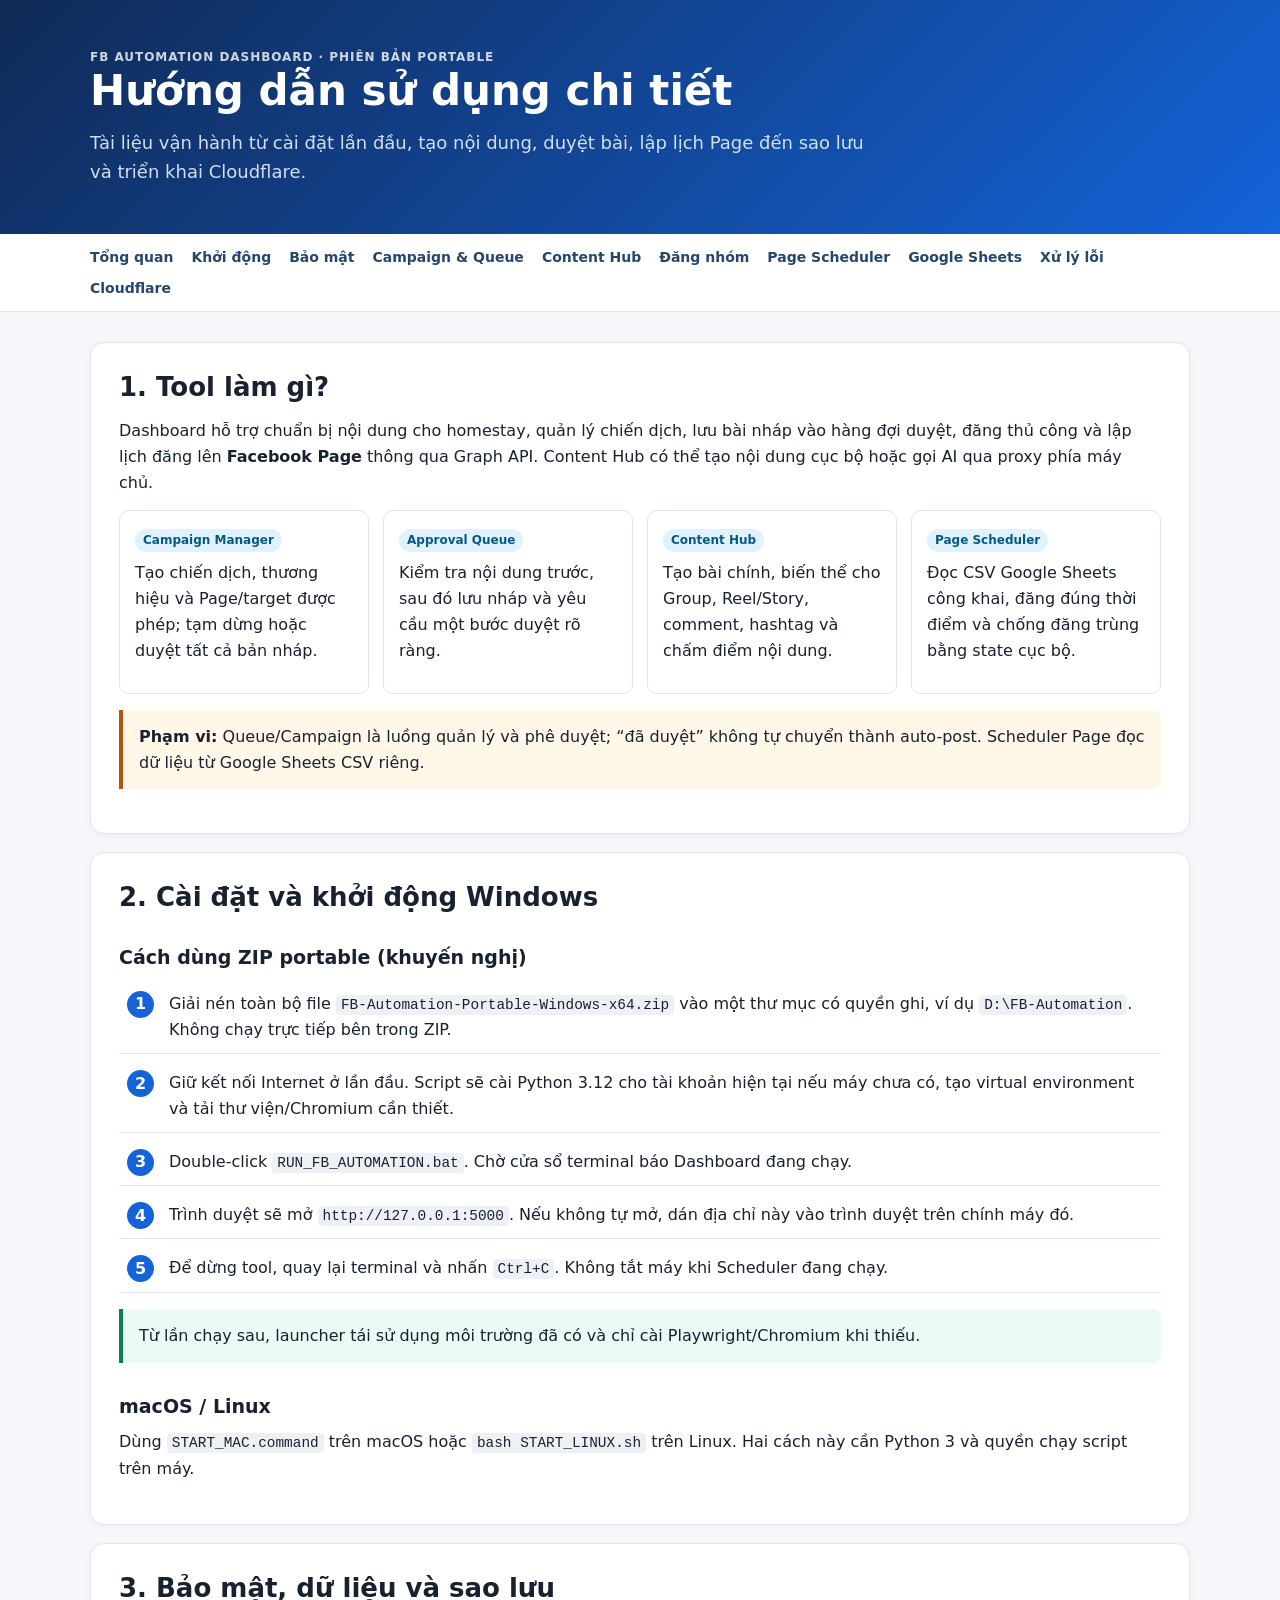
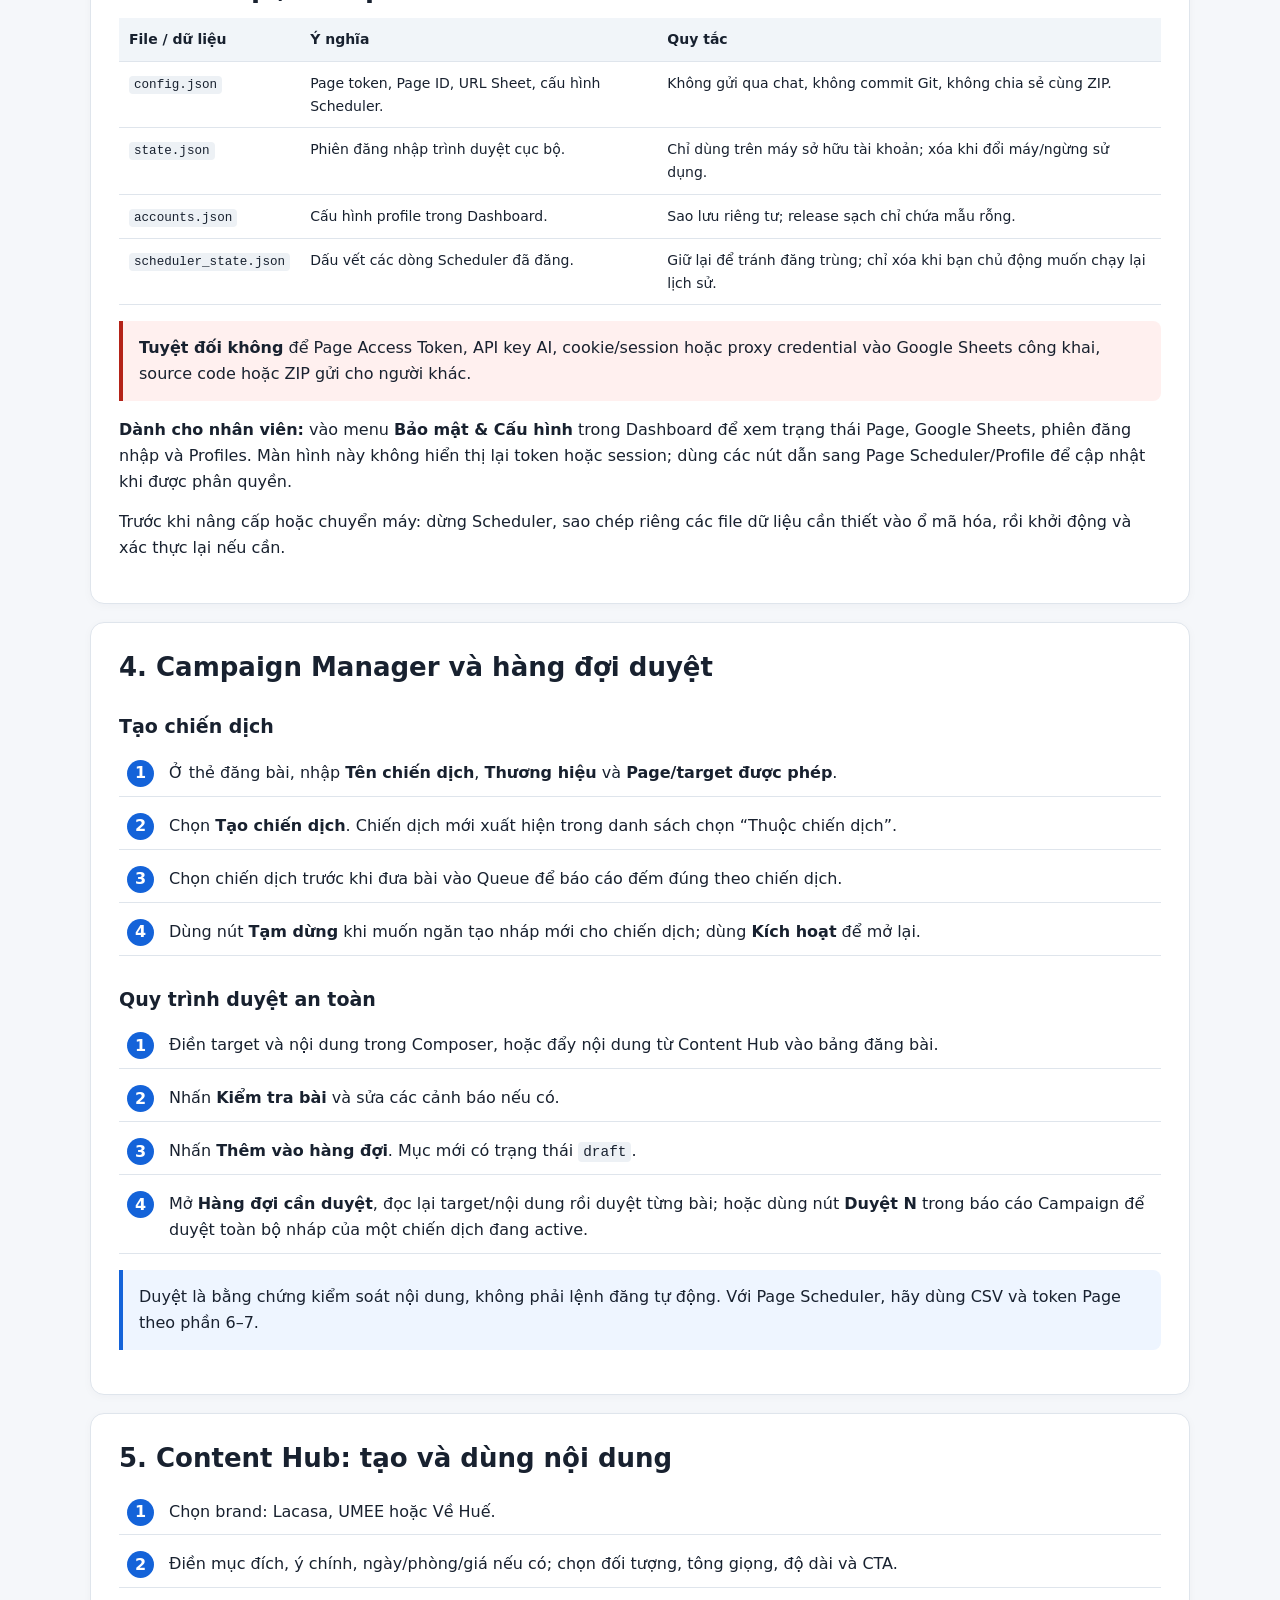
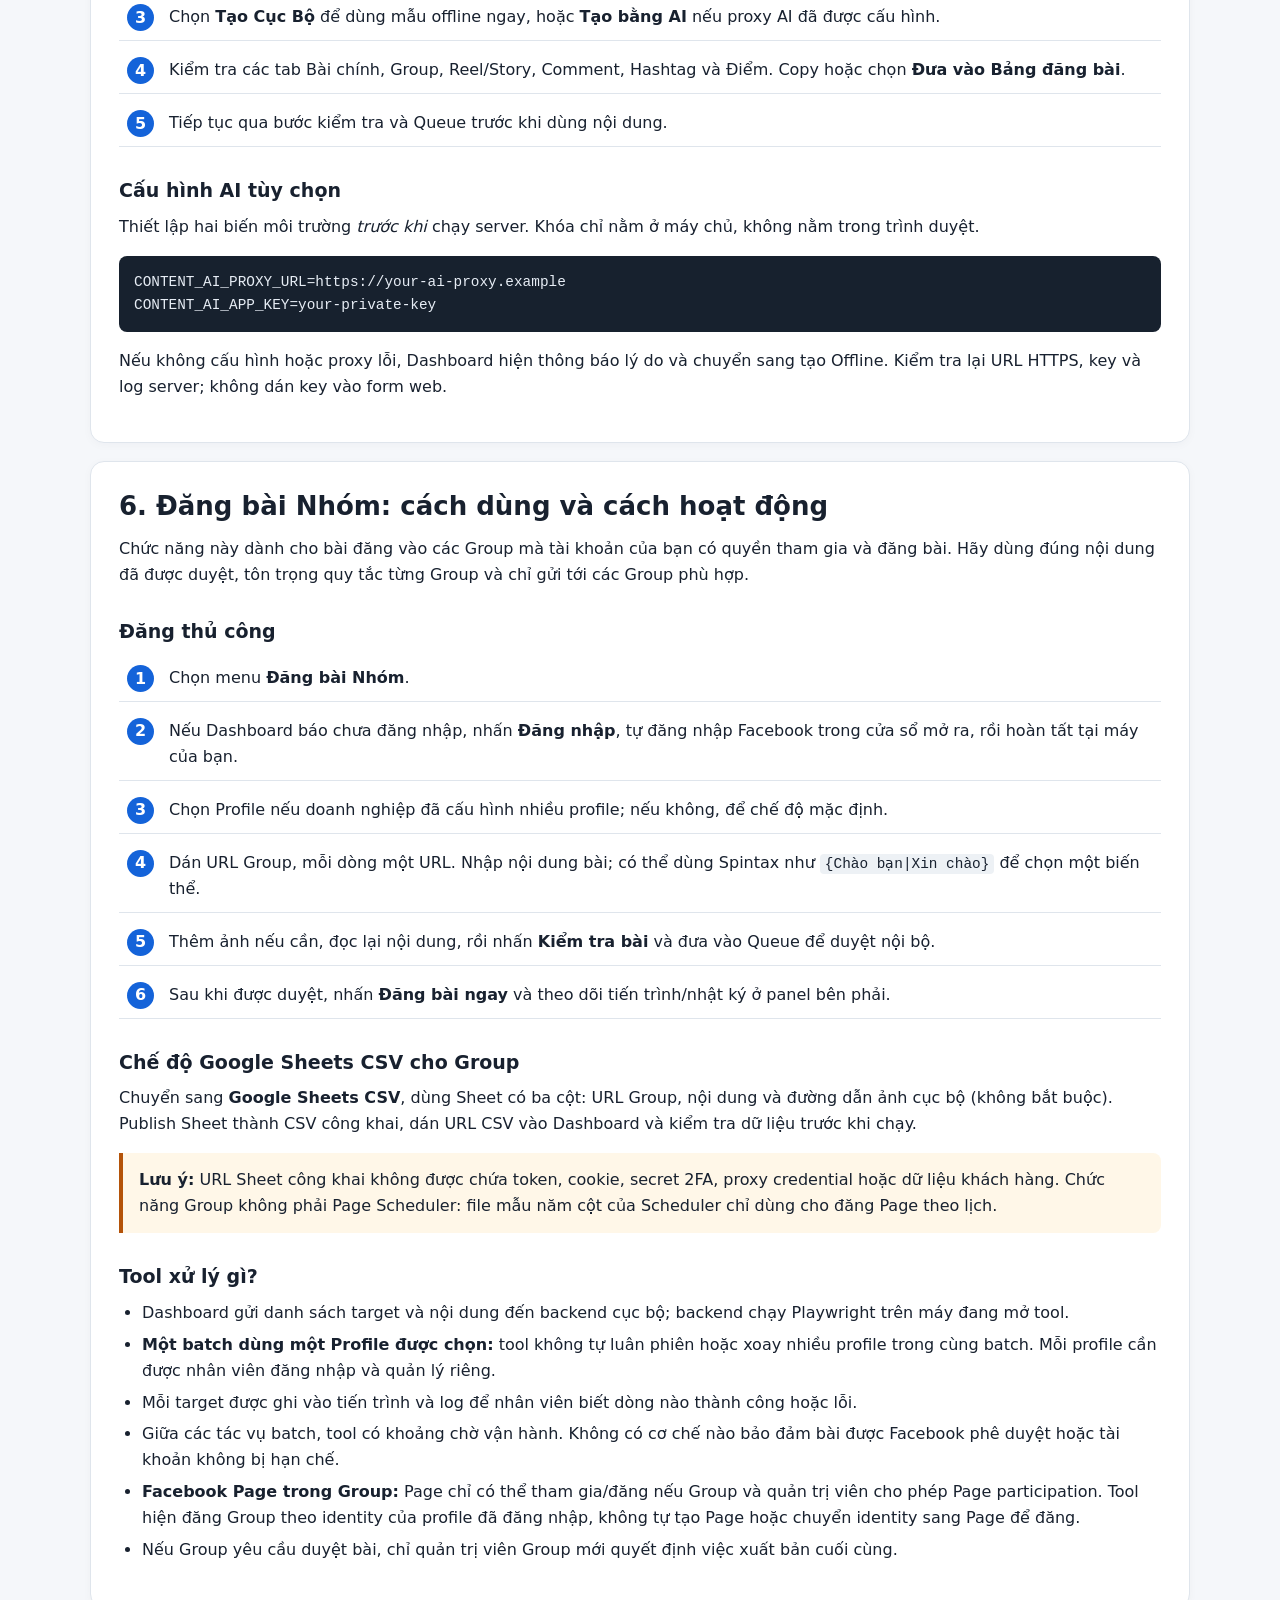
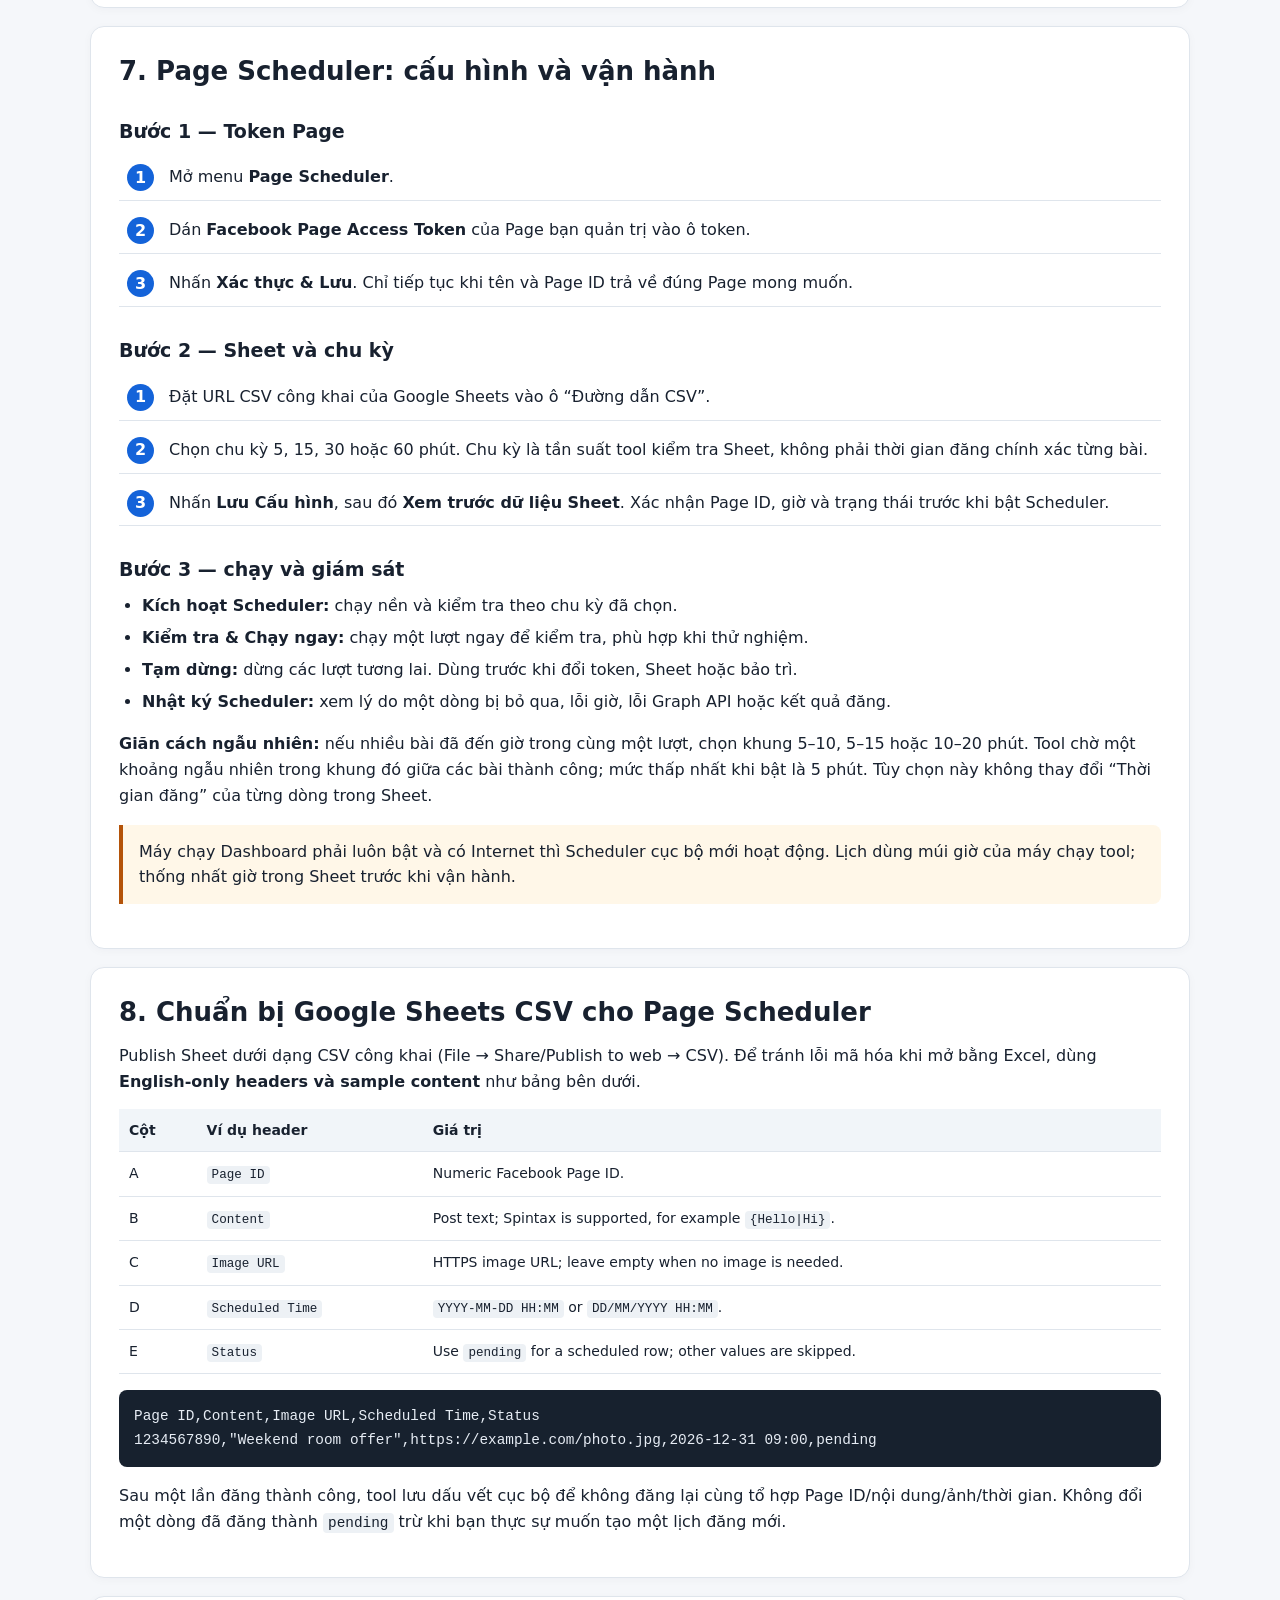
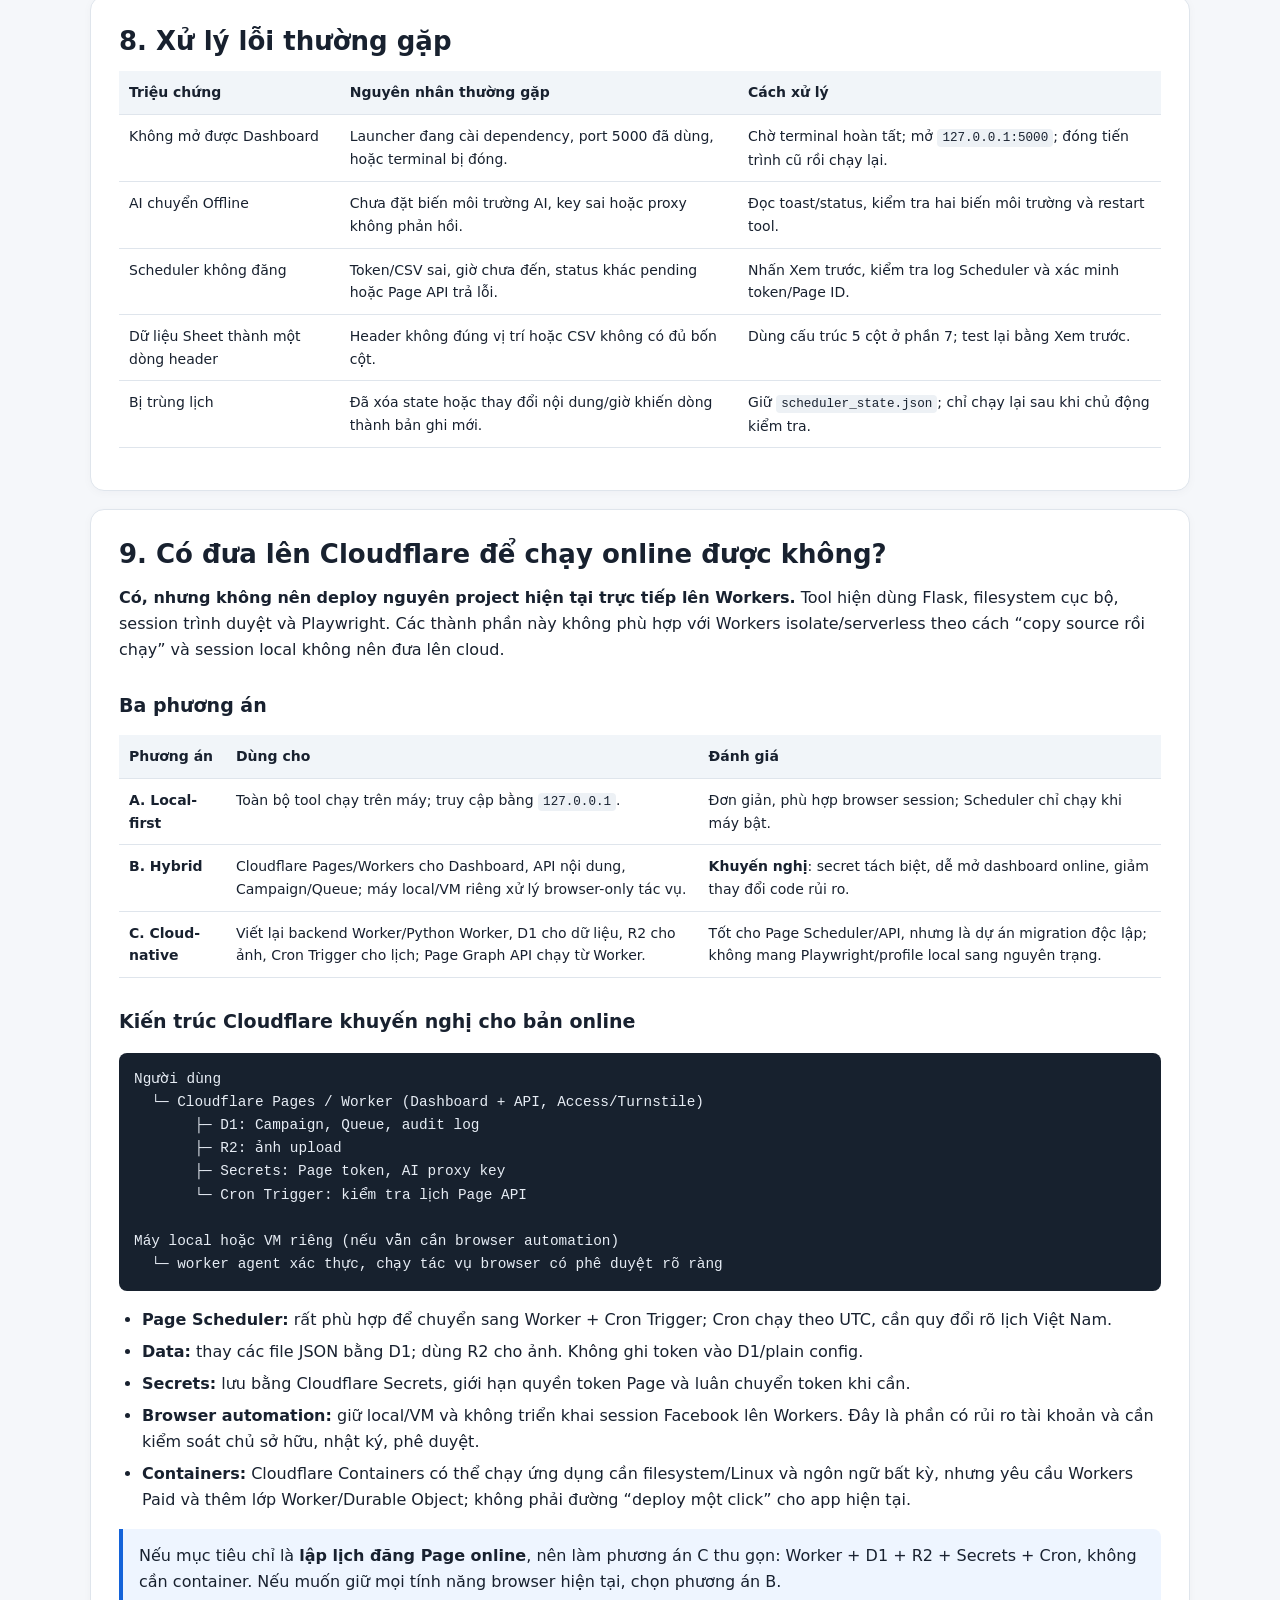
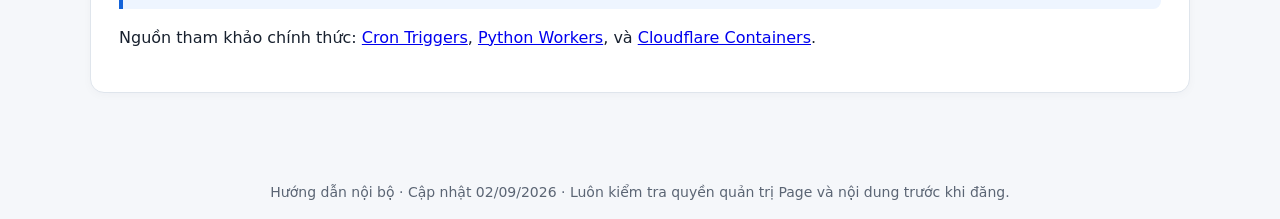
<file: HUONG_DAN_SU_DUNG.html>
<!doctype html>
<html lang="vi">
<head>
  <meta charset="utf-8">
  <meta name="viewport" content="width=device-width, initial-scale=1">
  <meta name="description" content="Hướng dẫn sử dụng FB Automation Dashboard">
  <title>Hướng dẫn sử dụng — FB Automation Dashboard</title>
  <style>
    :root { --ink:#18212f; --muted:#5b6574; --line:#dfe5ec; --bg:#f5f7fa; --card:#fff; --accent:#1463d9; --ok:#087f5b; --warn:#b45309; --danger:#b42318; }
    * { box-sizing:border-box; }
    html { scroll-behavior:smooth; }
    body { margin:0; font:16px/1.62 system-ui,-apple-system,"Segoe UI",sans-serif; color:var(--ink); background:var(--bg); }
    header { color:#fff; background:linear-gradient(135deg,#102a56,#1463d9); padding:48px max(24px,calc((100vw - 1100px)/2)); }
    header p { max-width:780px; opacity:.9; margin:12px 0 0; }
    h1 { margin:0; font-size:clamp(28px,5vw,42px); line-height:1.15; } h2 { margin:0 0 14px; font-size:26px; line-height:1.25; } h3 { margin:28px 0 8px; font-size:19px; }
    nav { position:sticky; top:0; z-index:3; background:#fff; border-bottom:1px solid var(--line); padding:12px max(24px,calc((100vw - 1100px)/2)); display:flex; flex-wrap:wrap; gap:8px 18px; }
    nav a { color:#25466f; text-decoration:none; font-size:14px; font-weight:650; } nav a:hover { color:var(--accent); }
    main { width:min(1100px,calc(100% - 40px)); margin:30px auto 64px; } section { background:var(--card); border:1px solid var(--line); border-radius:14px; padding:28px; margin:18px 0; box-shadow:0 2px 10px #15233a08; }
    p { margin:8px 0 14px; } ol,ul { padding-left:23px; margin:8px 0 16px; } li { margin:6px 0; }
    .lead { font-size:18px; color:#e7f0ff; } .eyebrow { font-weight:750; letter-spacing:.08em; text-transform:uppercase; font-size:12px; opacity:.8; }
    .callout { border-left:4px solid var(--accent); background:#eef5ff; padding:14px 16px; border-radius:0 8px 8px 0; margin:16px 0; }
    .warning { border-color:var(--warn); background:#fff7e8; } .danger { border-color:var(--danger); background:#fff0ef; } .success { border-color:var(--ok); background:#e9fbf3; }
    code { background:#edf1f5; padding:2px 5px; border-radius:4px; font-size:.9em; } pre { overflow:auto; background:#17212e; color:#e7edf5; padding:15px; border-radius:8px; line-height:1.45; } pre code { padding:0; background:none; }
    table { width:100%; border-collapse:collapse; margin:14px 0; font-size:14px; } th,td { padding:10px; text-align:left; border-bottom:1px solid var(--line); vertical-align:top; } th { background:#f1f5f9; }
    .steps { counter-reset:item; list-style:none; padding:0; } .steps li { counter-increment:item; padding:10px 10px 10px 50px; position:relative; border-bottom:1px solid var(--line); } .steps li::before { content:counter(item); position:absolute; left:8px; top:10px; width:27px; height:27px; border-radius:50%; color:#fff; background:var(--accent); display:grid; place-items:center; font-weight:700; }
    .grid { display:grid; grid-template-columns:repeat(auto-fit,minmax(250px,1fr)); gap:14px; } .grid > div { border:1px solid var(--line); border-radius:10px; padding:15px; } .tag { display:inline-block; color:#075985; background:#e0f2fe; padding:2px 8px; border-radius:99px; font-size:12px; font-weight:700; }
    footer { text-align:center; color:var(--muted); padding:24px; font-size:14px; }
    @media print { nav { display:none; } body { background:#fff; } section { box-shadow:none; break-inside:avoid; } }
  </style>
</head>
<body>
  <header>
    <div class="eyebrow">FB Automation Dashboard · Phiên bản portable</div>
    <h1>Hướng dẫn sử dụng chi tiết</h1>
    <p class="lead">Tài liệu vận hành từ cài đặt lần đầu, tạo nội dung, duyệt bài, lập lịch Page đến sao lưu và triển khai Cloudflare.</p>
  </header>
  <nav>
    <a href="#tong-quan">Tổng quan</a><a href="#khoi-dong">Khởi động</a><a href="#bao-mat">Bảo mật</a>
    <a href="#campaign">Campaign & Queue</a><a href="#content">Content Hub</a><a href="#dang-nhom">Đăng nhóm</a><a href="#scheduler">Page Scheduler</a>
    <a href="#csv">Google Sheets</a><a href="#loi">Xử lý lỗi</a><a href="#cloudflare">Cloudflare</a>
  </nav>
  <main>
    <section id="tong-quan">
      <h2>1. Tool làm gì?</h2>
      <p>Dashboard hỗ trợ chuẩn bị nội dung cho homestay, quản lý chiến dịch, lưu bài nháp vào hàng đợi duyệt, đăng thủ công và lập lịch đăng lên <strong>Facebook Page</strong> thông qua Graph API. Content Hub có thể tạo nội dung cục bộ hoặc gọi AI qua proxy phía máy chủ.</p>
      <div class="grid">
        <div><span class="tag">Campaign Manager</span><p>Tạo chiến dịch, thương hiệu và Page/target được phép; tạm dừng hoặc duyệt tất cả bản nháp.</p></div>
        <div><span class="tag">Approval Queue</span><p>Kiểm tra nội dung trước, sau đó lưu nháp và yêu cầu một bước duyệt rõ ràng.</p></div>
        <div><span class="tag">Content Hub</span><p>Tạo bài chính, biến thể cho Group, Reel/Story, comment, hashtag và chấm điểm nội dung.</p></div>
        <div><span class="tag">Page Scheduler</span><p>Đọc CSV Google Sheets công khai, đăng đúng thời điểm và chống đăng trùng bằng state cục bộ.</p></div>
      </div>
      <div class="callout warning"><strong>Phạm vi:</strong> Queue/Campaign là luồng quản lý và phê duyệt; “đã duyệt” không tự chuyển thành auto-post. Scheduler Page đọc dữ liệu từ Google Sheets CSV riêng.</div>
    </section>

    <section id="khoi-dong">
      <h2>2. Cài đặt và khởi động Windows</h2>
      <h3>Cách dùng ZIP portable (khuyến nghị)</h3>
      <ol class="steps">
        <li>Giải nén toàn bộ file <code>FB-Automation-Portable-Windows-x64.zip</code> vào một thư mục có quyền ghi, ví dụ <code>D:\FB-Automation</code>. Không chạy trực tiếp bên trong ZIP.</li>
        <li>Giữ kết nối Internet ở lần đầu. Script sẽ cài Python 3.12 cho tài khoản hiện tại nếu máy chưa có, tạo virtual environment và tải thư viện/Chromium cần thiết.</li>
        <li>Double-click <code>RUN_FB_AUTOMATION.bat</code>. Chờ cửa sổ terminal báo Dashboard đang chạy.</li>
        <li>Trình duyệt sẽ mở <code>http://127.0.0.1:5000</code>. Nếu không tự mở, dán địa chỉ này vào trình duyệt trên chính máy đó.</li>
        <li>Để dừng tool, quay lại terminal và nhấn <code>Ctrl+C</code>. Không tắt máy khi Scheduler đang chạy.</li>
      </ol>
      <div class="callout success">Từ lần chạy sau, launcher tái sử dụng môi trường đã có và chỉ cài Playwright/Chromium khi thiếu.</div>
      <h3>macOS / Linux</h3>
      <p>Dùng <code>START_MAC.command</code> trên macOS hoặc <code>bash START_LINUX.sh</code> trên Linux. Hai cách này cần Python 3 và quyền chạy script trên máy.</p>
    </section>

    <section id="bao-mat">
      <h2>3. Bảo mật, dữ liệu và sao lưu</h2>
      <table><thead><tr><th>File / dữ liệu</th><th>Ý nghĩa</th><th>Quy tắc</th></tr></thead><tbody>
        <tr><td><code>config.json</code></td><td>Page token, Page ID, URL Sheet, cấu hình Scheduler.</td><td>Không gửi qua chat, không commit Git, không chia sẻ cùng ZIP.</td></tr>
        <tr><td><code>state.json</code></td><td>Phiên đăng nhập trình duyệt cục bộ.</td><td>Chỉ dùng trên máy sở hữu tài khoản; xóa khi đổi máy/ngừng sử dụng.</td></tr>
        <tr><td><code>accounts.json</code></td><td>Cấu hình profile trong Dashboard.</td><td>Sao lưu riêng tư; release sạch chỉ chứa mẫu rỗng.</td></tr>
        <tr><td><code>scheduler_state.json</code></td><td>Dấu vết các dòng Scheduler đã đăng.</td><td>Giữ lại để tránh đăng trùng; chỉ xóa khi bạn chủ động muốn chạy lại lịch sử.</td></tr>
      </tbody></table>
      <div class="callout danger"><strong>Tuyệt đối không</strong> để Page Access Token, API key AI, cookie/session hoặc proxy credential vào Google Sheets công khai, source code hoặc ZIP gửi cho người khác.</div>
      <p><strong>Dành cho nhân viên:</strong> vào menu <strong>Bảo mật &amp; Cấu hình</strong> trong Dashboard để xem trạng thái Page, Google Sheets, phiên đăng nhập và Profiles. Màn hình này không hiển thị lại token hoặc session; dùng các nút dẫn sang Page Scheduler/Profile để cập nhật khi được phân quyền.</p>
      <p>Trước khi nâng cấp hoặc chuyển máy: dừng Scheduler, sao chép riêng các file dữ liệu cần thiết vào ổ mã hóa, rồi khởi động và xác thực lại nếu cần.</p>
    </section>

    <section id="campaign">
      <h2>4. Campaign Manager và hàng đợi duyệt</h2>
      <h3>Tạo chiến dịch</h3>
      <ol class="steps">
        <li>Ở thẻ đăng bài, nhập <strong>Tên chiến dịch</strong>, <strong>Thương hiệu</strong> và <strong>Page/target được phép</strong>.</li>
        <li>Chọn <strong>Tạo chiến dịch</strong>. Chiến dịch mới xuất hiện trong danh sách chọn “Thuộc chiến dịch”.</li>
        <li>Chọn chiến dịch trước khi đưa bài vào Queue để báo cáo đếm đúng theo chiến dịch.</li>
        <li>Dùng nút <strong>Tạm dừng</strong> khi muốn ngăn tạo nháp mới cho chiến dịch; dùng <strong>Kích hoạt</strong> để mở lại.</li>
      </ol>
      <h3>Quy trình duyệt an toàn</h3>
      <ol class="steps">
        <li>Điền target và nội dung trong Composer, hoặc đẩy nội dung từ Content Hub vào bảng đăng bài.</li>
        <li>Nhấn <strong>Kiểm tra bài</strong> và sửa các cảnh báo nếu có.</li>
        <li>Nhấn <strong>Thêm vào hàng đợi</strong>. Mục mới có trạng thái <code>draft</code>.</li>
        <li>Mở <strong>Hàng đợi cần duyệt</strong>, đọc lại target/nội dung rồi duyệt từng bài; hoặc dùng nút <strong>Duyệt N</strong> trong báo cáo Campaign để duyệt toàn bộ nháp của một chiến dịch đang active.</li>
      </ol>
      <div class="callout">Duyệt là bằng chứng kiểm soát nội dung, không phải lệnh đăng tự động. Với Page Scheduler, hãy dùng CSV và token Page theo phần 6–7.</div>
    </section>

    <section id="content">
      <h2>5. Content Hub: tạo và dùng nội dung</h2>
      <ol class="steps">
        <li>Chọn brand: Lacasa, UMEE hoặc Về Huế.</li>
        <li>Điền mục đích, ý chính, ngày/phòng/giá nếu có; chọn đối tượng, tông giọng, độ dài và CTA.</li>
        <li>Chọn <strong>Tạo Cục Bộ</strong> để dùng mẫu offline ngay, hoặc <strong>Tạo bằng AI</strong> nếu proxy AI đã được cấu hình.</li>
        <li>Kiểm tra các tab Bài chính, Group, Reel/Story, Comment, Hashtag và Điểm. Copy hoặc chọn <strong>Đưa vào Bảng đăng bài</strong>.</li>
        <li>Tiếp tục qua bước kiểm tra và Queue trước khi dùng nội dung.</li>
      </ol>
      <h3>Cấu hình AI tùy chọn</h3>
      <p>Thiết lập hai biến môi trường <em>trước khi</em> chạy server. Khóa chỉ nằm ở máy chủ, không nằm trong trình duyệt.</p>
      <pre><code>CONTENT_AI_PROXY_URL=https://your-ai-proxy.example
CONTENT_AI_APP_KEY=your-private-key</code></pre>
      <p>Nếu không cấu hình hoặc proxy lỗi, Dashboard hiện thông báo lý do và chuyển sang tạo Offline. Kiểm tra lại URL HTTPS, key và log server; không dán key vào form web.</p>
    </section>

    <section id="dang-nhom">
      <h2>6. Đăng bài Nhóm: cách dùng và cách hoạt động</h2>
      <p>Chức năng này dành cho bài đăng vào các Group mà tài khoản của bạn có quyền tham gia và đăng bài. Hãy dùng đúng nội dung đã được duyệt, tôn trọng quy tắc từng Group và chỉ gửi tới các Group phù hợp.</p>
      <h3>Đăng thủ công</h3>
      <ol class="steps">
        <li>Chọn menu <strong>Đăng bài Nhóm</strong>.</li>
        <li>Nếu Dashboard báo chưa đăng nhập, nhấn <strong>Đăng nhập</strong>, tự đăng nhập Facebook trong cửa sổ mở ra, rồi hoàn tất tại máy của bạn.</li>
        <li>Chọn Profile nếu doanh nghiệp đã cấu hình nhiều profile; nếu không, để chế độ mặc định.</li>
        <li>Dán URL Group, mỗi dòng một URL. Nhập nội dung bài; có thể dùng Spintax như <code>{Chào bạn|Xin chào}</code> để chọn một biến thể.</li>
        <li>Thêm ảnh nếu cần, đọc lại nội dung, rồi nhấn <strong>Kiểm tra bài</strong> và đưa vào Queue để duyệt nội bộ.</li>
        <li>Sau khi được duyệt, nhấn <strong>Đăng bài ngay</strong> và theo dõi tiến trình/nhật ký ở panel bên phải.</li>
      </ol>
      <h3>Chế độ Google Sheets CSV cho Group</h3>
      <p>Chuyển sang <strong>Google Sheets CSV</strong>, dùng Sheet có ba cột: URL Group, nội dung và đường dẫn ảnh cục bộ (không bắt buộc). Publish Sheet thành CSV công khai, dán URL CSV vào Dashboard và kiểm tra dữ liệu trước khi chạy.</p>
      <div class="callout warning"><strong>Lưu ý:</strong> URL Sheet công khai không được chứa token, cookie, secret 2FA, proxy credential hoặc dữ liệu khách hàng. Chức năng Group không phải Page Scheduler: file mẫu năm cột của Scheduler chỉ dùng cho đăng Page theo lịch.</div>
      <h3>Tool xử lý gì?</h3>
      <ul>
        <li>Dashboard gửi danh sách target và nội dung đến backend cục bộ; backend chạy Playwright trên máy đang mở tool.</li>
        <li><strong>Một batch dùng một Profile được chọn:</strong> tool không tự luân phiên hoặc xoay nhiều profile trong cùng batch. Mỗi profile cần được nhân viên đăng nhập và quản lý riêng.</li>
        <li>Mỗi target được ghi vào tiến trình và log để nhân viên biết dòng nào thành công hoặc lỗi.</li>
        <li>Giữa các tác vụ batch, tool có khoảng chờ vận hành. Không có cơ chế nào bảo đảm bài được Facebook phê duyệt hoặc tài khoản không bị hạn chế.</li>
        <li><strong>Facebook Page trong Group:</strong> Page chỉ có thể tham gia/đăng nếu Group và quản trị viên cho phép Page participation. Tool hiện đăng Group theo identity của profile đã đăng nhập, không tự tạo Page hoặc chuyển identity sang Page để đăng.</li>
        <li>Nếu Group yêu cầu duyệt bài, chỉ quản trị viên Group mới quyết định việc xuất bản cuối cùng.</li>
      </ul>
    </section>

    <section id="scheduler">
      <h2>7. Page Scheduler: cấu hình và vận hành</h2>
      <h3>Bước 1 — Token Page</h3>
      <ol class="steps">
        <li>Mở menu <strong>Page Scheduler</strong>.</li>
        <li>Dán <strong>Facebook Page Access Token</strong> của Page bạn quản trị vào ô token.</li>
        <li>Nhấn <strong>Xác thực &amp; Lưu</strong>. Chỉ tiếp tục khi tên và Page ID trả về đúng Page mong muốn.</li>
      </ol>
      <h3>Bước 2 — Sheet và chu kỳ</h3>
      <ol class="steps">
        <li>Đặt URL CSV công khai của Google Sheets vào ô “Đường dẫn CSV”.</li>
        <li>Chọn chu kỳ 5, 15, 30 hoặc 60 phút. Chu kỳ là tần suất tool kiểm tra Sheet, không phải thời gian đăng chính xác từng bài.</li>
        <li>Nhấn <strong>Lưu Cấu hình</strong>, sau đó <strong>Xem trước dữ liệu Sheet</strong>. Xác nhận Page ID, giờ và trạng thái trước khi bật Scheduler.</li>
      </ol>
      <h3>Bước 3 — chạy và giám sát</h3>
      <ul>
        <li><strong>Kích hoạt Scheduler:</strong> chạy nền và kiểm tra theo chu kỳ đã chọn.</li>
        <li><strong>Kiểm tra &amp; Chạy ngay:</strong> chạy một lượt ngay để kiểm tra, phù hợp khi thử nghiệm.</li>
        <li><strong>Tạm dừng:</strong> dừng các lượt tương lai. Dùng trước khi đổi token, Sheet hoặc bảo trì.</li>
        <li><strong>Nhật ký Scheduler:</strong> xem lý do một dòng bị bỏ qua, lỗi giờ, lỗi Graph API hoặc kết quả đăng.</li>
      </ul>
      <p><strong>Giãn cách ngẫu nhiên:</strong> nếu nhiều bài đã đến giờ trong cùng một lượt, chọn khung 5–10, 5–15 hoặc 10–20 phút. Tool chờ một khoảng ngẫu nhiên trong khung đó giữa các bài thành công; mức thấp nhất khi bật là 5 phút. Tùy chọn này không thay đổi “Thời gian đăng” của từng dòng trong Sheet.</p>
      <div class="callout warning">Máy chạy Dashboard phải luôn bật và có Internet thì Scheduler cục bộ mới hoạt động. Lịch dùng múi giờ của máy chạy tool; thống nhất giờ trong Sheet trước khi vận hành.</div>
    </section>

    <section id="csv">
      <h2>8. Chuẩn bị Google Sheets CSV cho Page Scheduler</h2>
      <p>Publish Sheet dưới dạng CSV công khai (File → Share/Publish to web → CSV). Để tránh lỗi mã hóa khi mở bằng Excel, dùng <strong>English-only headers và sample content</strong> như bảng bên dưới.</p>
      <table><thead><tr><th>Cột</th><th>Ví dụ header</th><th>Giá trị</th></tr></thead><tbody>
        <tr><td>A</td><td><code>Page ID</code></td><td>Numeric Facebook Page ID.</td></tr>
        <tr><td>B</td><td><code>Content</code></td><td>Post text; Spintax is supported, for example <code>{Hello|Hi}</code>.</td></tr>
        <tr><td>C</td><td><code>Image URL</code></td><td>HTTPS image URL; leave empty when no image is needed.</td></tr>
        <tr><td>D</td><td><code>Scheduled Time</code></td><td><code>YYYY-MM-DD HH:MM</code> or <code>DD/MM/YYYY HH:MM</code>.</td></tr>
        <tr><td>E</td><td><code>Status</code></td><td>Use <code>pending</code> for a scheduled row; other values are skipped.</td></tr>
      </tbody></table>
      <pre><code>Page ID,Content,Image URL,Scheduled Time,Status
1234567890,"Weekend room offer",https://example.com/photo.jpg,2026-12-31 09:00,pending</code></pre>
      <p>Sau một lần đăng thành công, tool lưu dấu vết cục bộ để không đăng lại cùng tổ hợp Page ID/nội dung/ảnh/thời gian. Không đổi một dòng đã đăng thành <code>pending</code> trừ khi bạn thực sự muốn tạo một lịch đăng mới.</p>
    </section>

    <section id="loi">
      <h2>8. Xử lý lỗi thường gặp</h2>
      <table><thead><tr><th>Triệu chứng</th><th>Nguyên nhân thường gặp</th><th>Cách xử lý</th></tr></thead><tbody>
        <tr><td>Không mở được Dashboard</td><td>Launcher đang cài dependency, port 5000 đã dùng, hoặc terminal bị đóng.</td><td>Chờ terminal hoàn tất; mở <code>127.0.0.1:5000</code>; đóng tiến trình cũ rồi chạy lại.</td></tr>
        <tr><td>AI chuyển Offline</td><td>Chưa đặt biến môi trường AI, key sai hoặc proxy không phản hồi.</td><td>Đọc toast/status, kiểm tra hai biến môi trường và restart tool.</td></tr>
        <tr><td>Scheduler không đăng</td><td>Token/CSV sai, giờ chưa đến, status khác pending hoặc Page API trả lỗi.</td><td>Nhấn Xem trước, kiểm tra log Scheduler và xác minh token/Page ID.</td></tr>
        <tr><td>Dữ liệu Sheet thành một dòng header</td><td>Header không đúng vị trí hoặc CSV không có đủ bốn cột.</td><td>Dùng cấu trúc 5 cột ở phần 7; test lại bằng Xem trước.</td></tr>
        <tr><td>Bị trùng lịch</td><td>Đã xóa state hoặc thay đổi nội dung/giờ khiến dòng thành bản ghi mới.</td><td>Giữ <code>scheduler_state.json</code>; chỉ chạy lại sau khi chủ động kiểm tra.</td></tr>
      </tbody></table>
    </section>

    <section id="cloudflare">
      <h2>9. Có đưa lên Cloudflare để chạy online được không?</h2>
      <p><strong>Có, nhưng không nên deploy nguyên project hiện tại trực tiếp lên Workers.</strong> Tool hiện dùng Flask, filesystem cục bộ, session trình duyệt và Playwright. Các thành phần này không phù hợp với Workers isolate/serverless theo cách “copy source rồi chạy” và session local không nên đưa lên cloud.</p>
      <h3>Ba phương án</h3>
      <table><thead><tr><th>Phương án</th><th>Dùng cho</th><th>Đánh giá</th></tr></thead><tbody>
        <tr><td><strong>A. Local-first</strong></td><td>Toàn bộ tool chạy trên máy; truy cập bằng <code>127.0.0.1</code>.</td><td>Đơn giản, phù hợp browser session; Scheduler chỉ chạy khi máy bật.</td></tr>
        <tr><td><strong>B. Hybrid</strong></td><td>Cloudflare Pages/Workers cho Dashboard, API nội dung, Campaign/Queue; máy local/VM riêng xử lý browser-only tác vụ.</td><td><strong>Khuyến nghị</strong>: secret tách biệt, dễ mở dashboard online, giảm thay đổi code rủi ro.</td></tr>
        <tr><td><strong>C. Cloud-native</strong></td><td>Viết lại backend Worker/Python Worker, D1 cho dữ liệu, R2 cho ảnh, Cron Trigger cho lịch; Page Graph API chạy từ Worker.</td><td>Tốt cho Page Scheduler/API, nhưng là dự án migration độc lập; không mang Playwright/profile local sang nguyên trạng.</td></tr>
      </tbody></table>
      <h3>Kiến trúc Cloudflare khuyến nghị cho bản online</h3>
      <pre><code>Người dùng
  └─ Cloudflare Pages / Worker (Dashboard + API, Access/Turnstile)
       ├─ D1: Campaign, Queue, audit log
       ├─ R2: ảnh upload
       ├─ Secrets: Page token, AI proxy key
       └─ Cron Trigger: kiểm tra lịch Page API

Máy local hoặc VM riêng (nếu vẫn cần browser automation)
  └─ worker agent xác thực, chạy tác vụ browser có phê duyệt rõ ràng</code></pre>
      <ul>
        <li><strong>Page Scheduler:</strong> rất phù hợp để chuyển sang Worker + Cron Trigger; Cron chạy theo UTC, cần quy đổi rõ lịch Việt Nam.</li>
        <li><strong>Data:</strong> thay các file JSON bằng D1; dùng R2 cho ảnh. Không ghi token vào D1/plain config.</li>
        <li><strong>Secrets:</strong> lưu bằng Cloudflare Secrets, giới hạn quyền token Page và luân chuyển token khi cần.</li>
        <li><strong>Browser automation:</strong> giữ local/VM và không triển khai session Facebook lên Workers. Đây là phần có rủi ro tài khoản và cần kiểm soát chủ sở hữu, nhật ký, phê duyệt.</li>
        <li><strong>Containers:</strong> Cloudflare Containers có thể chạy ứng dụng cần filesystem/Linux và ngôn ngữ bất kỳ, nhưng yêu cầu Workers Paid và thêm lớp Worker/Durable Object; không phải đường “deploy một click” cho app hiện tại.</li>
      </ul>
      <div class="callout">Nếu mục tiêu chỉ là <strong>lập lịch đăng Page online</strong>, nên làm phương án C thu gọn: Worker + D1 + R2 + Secrets + Cron, không cần container. Nếu muốn giữ mọi tính năng browser hiện tại, chọn phương án B.</div>
      <p>Nguồn tham khảo chính thức: <a href="https://developers.cloudflare.com/workers/configuration/cron-triggers/">Cron Triggers</a>, <a href="https://developers.cloudflare.com/workers/languages/python/">Python Workers</a>, và <a href="https://developers.cloudflare.com/containers/">Cloudflare Containers</a>.</p>
    </section>
  </main>
  <footer>Hướng dẫn nội bộ · Cập nhật 02/09/2026 · Luôn kiểm tra quyền quản trị Page và nội dung trước khi đăng.</footer>
</body>
</html>
</file>
